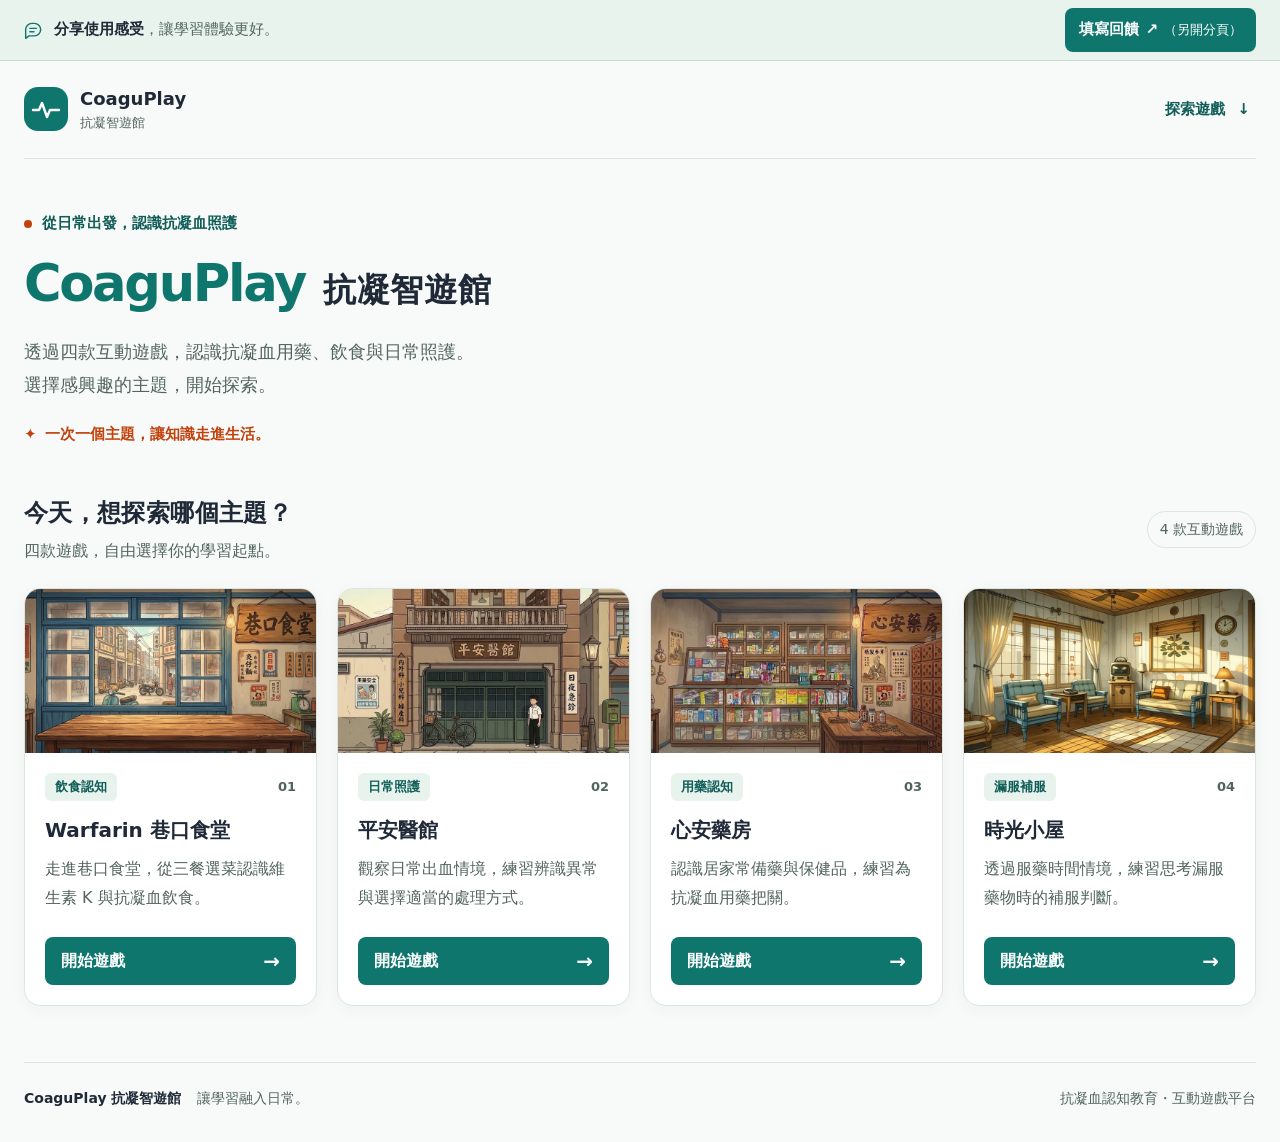
<file: index.html>
<!DOCTYPE html>
<html lang="zh-Hant">
<head>
  <meta charset="UTF-8">
  <meta name="viewport" content="width=device-width, initial-scale=1">
  <meta name="description" content="CoaguPlay 抗凝智遊館：透過四款互動遊戲，認識抗凝血用藥、飲食與日常照護。">
  <meta name="theme-color" content="#0F766E">
  <title>CoaguPlay 抗凝智遊館</title>
  <link rel="stylesheet" href="assets/css/platform.css">
</head>
<body>
  <a class="skip-link" href="#main-content">跳至主要內容</a>

  <aside class="feedback-bar" aria-label="使用意見回饋">
    <div class="feedback-inner page-width">
      <p class="feedback-message">
        <svg class="feedback-icon" width="20" height="20" viewBox="0 0 24 24" fill="none" stroke="currentColor" stroke-width="1.7" aria-hidden="true">
          <path d="M20 11.5a7.5 7.5 0 0 1-7.5 7.5H6l-4 3V11.5A7.5 7.5 0 0 1 9.5 4h3a7.5 7.5 0 0 1 7.5 7.5Z" stroke-linejoin="round"/>
          <path d="M7 10h8M7 14h5" stroke-linecap="round"/>
        </svg>
        <span><strong>分享使用感受</strong><span class="feedback-detail">，讓學習體驗更好。</span></span>
      </p>
      <a class="feedback-link" href="https://docs.google.com/forms/d/e/1FAIpQLSdr3WxKPD221Bsh7VHKDEOMRF7j4HG3da6Ibo_mPb2QbRnMQA/viewform" target="_blank" rel="noopener noreferrer">
        填寫回饋 <span aria-hidden="true">↗</span><span class="new-tab-note">（另開分頁）</span>
      </a>
    </div>
  </aside>

  <header class="site-header page-width">
    <a class="brand" href="index.html" aria-label="CoaguPlay 抗凝智遊館首頁">
      <svg class="brand-mark" width="44" height="44" viewBox="0 0 44 44" fill="none" aria-hidden="true">
        <rect width="44" height="44" rx="14" fill="#0F766E"/>
        <path d="M9 23h6l3-7 5 14 3-7h9" stroke="white" stroke-width="2.4" stroke-linecap="round" stroke-linejoin="round"/>
      </svg>
      <span class="brand-name">CoaguPlay<span class="brand-subtitle">抗凝智遊館</span></span>
    </a>
    <nav aria-label="首頁導覽">
      <a class="nav-link" href="#games">探索遊戲 <span aria-hidden="true">↓</span></a>
    </nav>
  </header>

  <main id="main-content" class="page-width" tabindex="-1">
    <section class="intro" aria-labelledby="page-title">
      <p class="eyebrow"><span class="eyebrow-dot" aria-hidden="true"></span>從日常出發，認識抗凝血照護</p>
      <h1 id="page-title"><span class="title-brand">CoaguPlay</span><span class="title-name">抗凝智遊館</span></h1>
      <p class="intro-description">透過四款互動遊戲，認識抗凝血用藥、飲食與日常照護。<br class="desktop-break">選擇感興趣的主題，開始探索。</p>
      <p class="intro-note"><span aria-hidden="true">✦</span> 一次一個主題，讓知識走進生活。</p>
    </section>

    <section id="games" class="games-section" aria-labelledby="games-title">
      <div class="section-heading">
        <div>
          <h2 id="games-title">今天，想探索哪個主題？</h2>
          <p>四款遊戲，自由選擇你的學習起點。</p>
        </div>
        <span class="game-count">4 款互動遊戲</span>
      </div>

      <div class="game-grid">
        <article class="game-card" aria-labelledby="food-title">
          <img class="game-cover" src="assets/images/covers/warfarin-diner.webp" alt="巷口食堂的木桌、街景與招牌" width="800" height="450" decoding="async" fetchpriority="high">
          <div class="game-card-body">
            <div class="card-meta"><span class="topic-tag">飲食認知</span><span class="game-number" aria-hidden="true">01</span></div>
            <h3 id="food-title">Warfarin 巷口食堂</h3>
            <p class="game-description">走進巷口食堂，從三餐選菜認識維生素 K 與抗凝血飲食。</p>
            <a class="start-link" href="game/Anticoagulants/Warfarin巷口食堂/Warfarin巷口食堂.html" aria-label="開始遊戲：Warfarin 巷口食堂">開始遊戲 <span aria-hidden="true">→</span></a>
          </div>
        </article>

        <article class="game-card" aria-labelledby="clinic-title">
          <img class="game-cover" src="assets/images/covers/pingan-clinic.webp" alt="平安醫館的招牌、入口與醫療人員" width="800" height="450" decoding="async">
          <div class="game-card-body">
            <div class="card-meta"><span class="topic-tag">日常照護</span><span class="game-number" aria-hidden="true">02</span></div>
            <h3 id="clinic-title">平安醫館</h3>
            <p class="game-description">觀察日常出血情境，練習辨識異常與選擇適當的處理方式。</p>
            <a class="start-link" href="game/Anticoagulants/平安醫館/平安醫館.html" aria-label="開始遊戲：平安醫館">開始遊戲 <span aria-hidden="true">→</span></a>
          </div>
        </article>

        <article class="game-card" aria-labelledby="pharmacy-title">
          <img class="game-cover" src="assets/images/covers/xinan-pharmacy.webp" alt="心安藥房的藥品櫃台與木製招牌" width="800" height="450" decoding="async" loading="lazy">
          <div class="game-card-body">
            <div class="card-meta"><span class="topic-tag">用藥認知</span><span class="game-number" aria-hidden="true">03</span></div>
            <h3 id="pharmacy-title">心安藥房</h3>
            <p class="game-description">認識居家常備藥與保健品，練習為抗凝血用藥把關。</p>
            <a class="start-link" href="game/Anticoagulants/心安藥房/心安藥局.html" aria-label="開始遊戲：心安藥房">開始遊戲 <span aria-hidden="true">→</span></a>
          </div>
        </article>

        <article class="game-card" aria-labelledby="time-title">
          <img class="game-cover" src="assets/images/covers/time-cottage.webp" alt="時光小屋的客廳、沙發與牆上時鐘" width="800" height="450" decoding="async" loading="lazy">
          <div class="game-card-body">
            <div class="card-meta"><span class="topic-tag">漏服補服</span><span class="game-number" aria-hidden="true">04</span></div>
            <h3 id="time-title">時光小屋</h3>
            <p class="game-description">透過服藥時間情境，練習思考漏服藥物時的補服判斷。</p>
            <a class="start-link" href="game/Anticoagulants/時光小屋/時光小屋/時光小屋.html" aria-label="開始遊戲：時光小屋">開始遊戲 <span aria-hidden="true">→</span></a>
          </div>
        </article>
      </div>
    </section>
  </main>

  <footer class="site-footer page-width">
    <p><strong>CoaguPlay 抗凝智遊館</strong><span>讓學習融入日常。</span></p>
    <p class="footer-note">抗凝血認知教育・互動遊戲平台</p>
  </footer>
</body>
</html>
</file>
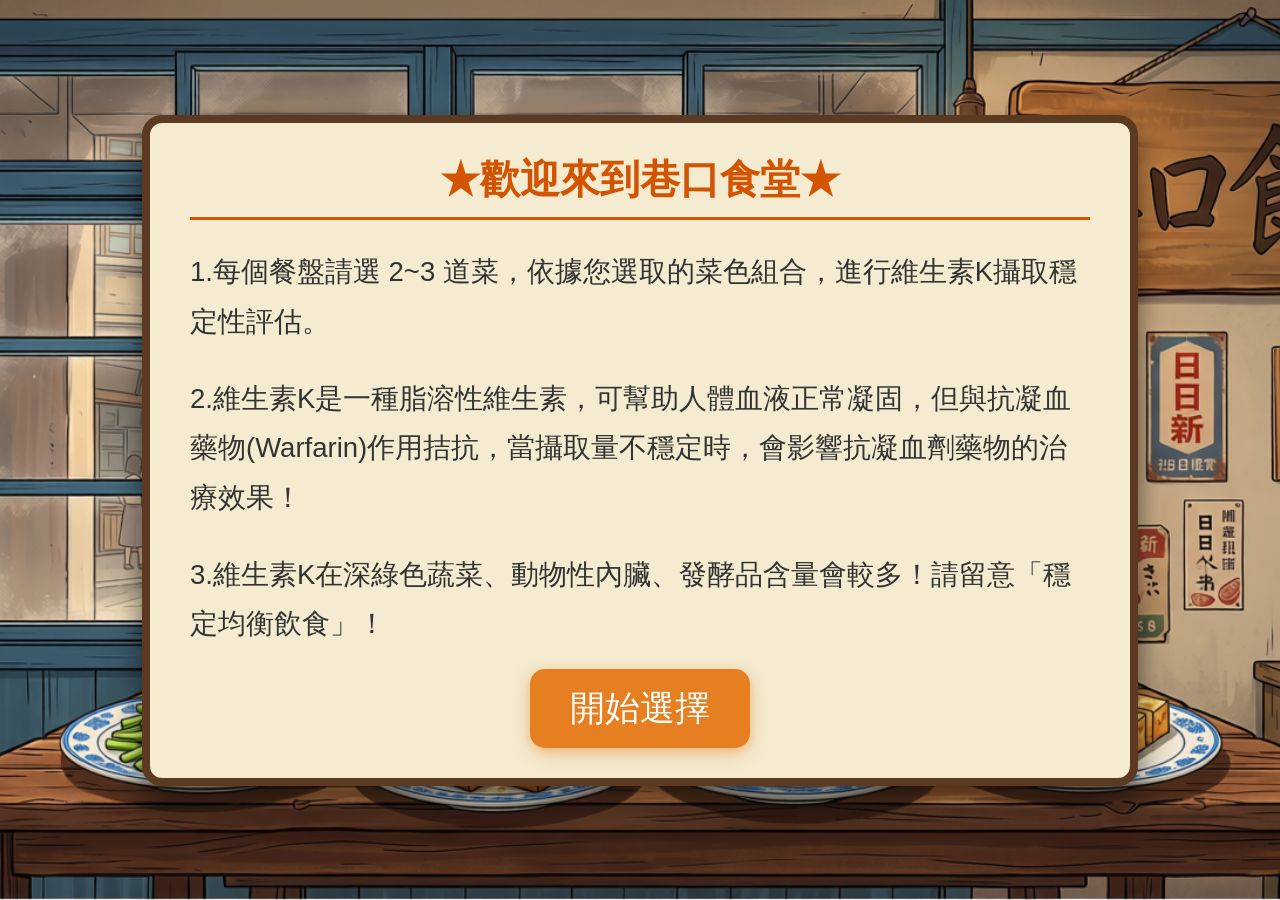
<file: game/Anticoagulants/Warfarin巷口食堂/Warfarin巷口食堂.html>
<!DOCTYPE html>
<html lang="zh-TW">
<head>
    <meta charset="UTF-8">
    <meta name="viewport" content="width=device-width, initial-scale=1.0, maximum-scale=1.0, user-scalable=no, viewport-fit=cover">
    <title>巷口食堂 - 抗凝血藥物飲食衛教遊戲 (橫向 Tablet 專用)</title>
    <style>
        :root {
            font-size: 22px; 
            --wood-color-top: #A07F5E; 
            --wood-color-tray: #8C6239; 
            --steel-color: #D1D5DB;
            --wall-color: #F4EBD0;
            --text-color: #4A4A4A;
            --safe-color: #2E7D32;
            --avoid-color: #C62828;
            --mid-color: #D35400;
        }

        body {
            margin: 0;
            padding: 0;
            background-color: var(--wall-color);
            font-family: "Microsoft JhengHei", sans-serif;
            color: var(--text-color);
            cursor: pointer;
            user-select: none;
            overflow-x: hidden;
            overflow-y: auto;
            min-height: 100vh;
            width: 100%;
            background-image: url('巷口食堂內背景.png');
            background-size: cover;
            background-position: center center;
            background-repeat: no-repeat;
            position: relative;
        }

        #bg-dimmer {
            position: absolute;
            top: 0; left: 0; width: 100%; height: 100%;
            background: rgba(244, 235, 208, 0.7);
            opacity: 0;
            transition: opacity 0.5s ease;
            z-index: 0;
            pointer-events: none;
        }
        body.game-active #bg-dimmer {
            opacity: 1;
        }

        /* --- 初始說明面板區塊 --- */
        #intro-screen {
            position: absolute;
            top: 0; left: 0; width: 100%;
            min-height: 100vh;
            display: flex;
            justify-content: center;
            align-items: center;
            box-sizing: border-box;
            padding: 24px;
            z-index: 100;
            background: transparent;
            transition: opacity 0.5s;
        }
        .intro-panel {
            background-color: #F4EBD0; 
            border: 8px solid #5C3A21; 
            padding: 30px 40px;
            border-radius: 20px;
            box-sizing: border-box;
            width: 100%;
            max-width: 996px;
            text-align: center;
            box-shadow: 0 15px 30px rgba(0,0,0,0.6);
        }
        .intro-panel p {
            font-size: 1.25rem;
            line-height: 1.8;
            text-align: left;
            margin-bottom: 20px;
            color: #333;
        }
        .intro-panel h2 {
            color: #D35400;
            font-size: 1.8rem;
            margin-top: 0;
            margin-bottom: 15px;
            border-bottom: 3px solid #D35400;
            padding-bottom: 10px;
        }
        #start-btn {
            padding: 16px 40px;
            font-size: 1.6rem;
            background-color: #E67E22;
            color: white;
            border: none;
            border-radius: 15px;
            cursor: pointer;
            box-shadow: 0 5px 15px rgba(230, 126, 34, 0.5);
            animation: pulse 2s infinite;
        }
        @keyframes pulse {
            0% { transform: scale(1); box-shadow: 0 0 0 0 rgba(230, 126, 34, 0.7); }
            50% { transform: scale(1.05); box-shadow: 0 0 0 15px rgba(230, 126, 34, 0); }
            100% { transform: scale(1); box-shadow: 0 0 0 0 rgba(230, 126, 34, 0); }
        }

        /* --- 遊戲主容器 --- */
        #game-container {
            display: grid;
            grid-template-columns: minmax(0, 1.6fr) minmax(320px, 1fr);
            align-items: center;
            gap: clamp(16px, 2vw, 24px);
            min-height: 100vh;
            width: 100%;
            max-width: 1440px;
            margin: 0 auto;
            padding: clamp(16px, 2vw, 24px);
            box-sizing: border-box;
            position: relative;
            z-index: 1;
            pointer-events: none;
            opacity: 0;
            transition: opacity 0.5s ease;
        }
        body.game-active #game-container {
            pointer-events: auto;
            opacity: 1;
        }

        /* 左側：菜檯區 */
        #left-area {
            min-width: 0;
            width: 100%;
            display: flex;
            flex-direction: column;
            align-items: center;
            justify-content: flex-start;
            position: relative;
            box-sizing: border-box;
            padding: 20px 16px;
            gap: 16px;
        }
        
        .counter-title {
            color: #FFD700;
            text-shadow: 2px 2px 5px rgba(0,0,0,0.9);
            font-size: clamp(1.2rem, 2.7vw, 1.65rem);
            line-height: 1.35;
            font-weight: bold;
            z-index: 3;
            margin: 0;
            width: 100%;
            box-sizing: border-box;
            text-align: center;
            background: rgba(0,0,0,0.4);
            padding: 10px 12px;
            border-radius: 10px;
        }

        #wooden-table {
            position: absolute;
            inset: 0;
            width: 100%;
            height: 100%;
            box-sizing: border-box; 
            background-color: var(--wood-color-top);
            background-image: url('木紋餐桌桌面.jpg'); 
            background-size: cover;
            border-top: 8px solid #7E5132;
            box-shadow: inset 0px 5px 10px rgba(0,0,0,0.4), 10px 5px 20px rgba(0,0,0,0.5); 
            border-radius: 30px 30px 0 0;
            z-index: 1;
        }

        #food-grid {
            display: grid;
            grid-template-columns: repeat(5, minmax(0, 1fr));
            gap: 12px;
            width: 100%;
            min-width: 0;
            z-index: 2;
            padding: 0;
        }

        .food-item {
            background-color: transparent;
            border-radius: 12px;
            cursor: pointer;
            position: relative;
            display: flex;
            flex-direction: column;
            justify-content: flex-start;
            align-items: center;
            min-width: 0;
            gap: 4px;
        }

        .food-item:hover {
            transform: none;
        }

        .food-item .tooltip-text {
            visibility: visible;
            opacity: 1;
            position: static;
            width: 100%;
            box-sizing: border-box;
            margin: 0;
            padding: 4px;
            color: #2F2016;
            background: rgba(255,248,220,0.94);
            border: 1px solid #8C6239;
            border-radius: 6px;
            text-align: center;
            font-size: 0.75rem;
            font-weight: bold;
            line-height: 1.4;
            overflow-wrap: anywhere;
            pointer-events: none;
            box-shadow: none;
        }

        .food-item:hover .tooltip-text {
            visibility: visible;
            opacity: 1;
        }

        .food-item.selected {
            visibility: hidden; 
            pointer-events: none;
        }

        .food-img {
            display: block;
            width: 100%;
            max-width: 180px;
            height: auto;
            aspect-ratio: 1 / 1;
            object-fit: contain;
            filter: drop-shadow(4px 6px 6px rgba(0,0,0,0.5));
        }

        #food-1 .food-img,
        #food-3 .food-img {
            transform: scale(1.45);
            pointer-events: none;
        }

        /* 右側：餐盤與磅秤區 */
        #right-area {
            min-width: 0;
            width: 100%;
            max-width: 420px;
            justify-self: center;
            display: flex;
            flex-direction: column;
            align-items: center;
            gap: 20px;
            box-sizing: border-box;
            z-index: 2;
        }

        #tray-area {
            position: relative;
            width: 100%;
            aspect-ratio: 400 / 369;
            background-image: url('自助餐餐盤.png');
            background-size: 169.25% 100%;
            background-repeat: no-repeat;
            background-position: 52% center;
            filter: drop-shadow(0px 10px 15px rgba(0,0,0,0.3));
        }

        .tray-slot {
            position: absolute;
            top: 16%;
            height: 29%;
            border-radius: 15px;
            display: flex;
            justify-content: center;
            align-items: center;
        }

        #slot-0 {
            left: 8%; width: 24%;
        }  
        #slot-1 {
            left: 36%; width: 25%;
        } 
        #slot-2 {
            left: 66%; width: 24%;
        } 

        .tray-slot img {
            width: 120%;
            max-width: none;
            height: 100%;
            flex-shrink: 0;
            object-fit: contain;
            border-radius: 10px;
            filter: drop-shadow(2px 4px 4px rgba(0,0,0,0.3));
        }

        /* 水煮玉米在餐盤上的個別比例縮放微調 */
        .tray-slot img[alt="水煮玉米"] {
            transform: none;
        }

        /* 磅秤區 */
        #scale-area {
            width: 100%;
            box-sizing: border-box;
            background-color: #e4e9ed;
            border: 6px solid #2f3234;
            border-radius: 20px;
            padding: 15px;
            text-align: center;
            box-shadow: inset 0 0 15px rgba(0,0,0,0.5), 5px 5px 15px rgba(0,0,0,0.3);
            display: flex;
            flex-direction: column;
            align-items: center;
        }
        
        #scale-area h3 {
            margin: 0 0 12px;
            font-size: clamp(1.05rem, 2.2vw, 1.5rem);
            line-height: 1.3;
            color: #4A2311;
            width: 100%;
        }

        .scale-layout {
            display: flex;
            flex-direction: row;
            align-items: center;
            justify-content: center;
            width: 100%;
            gap: 16px;
        }

        .scale-left {
            display: flex;
            flex-direction: column;
            align-items: center;
            min-width: 0;
        }

        #scale-dial {
            width: 180px; 
            height: 90px;
            background: #fff;
            border-radius: 90px 90px 0 0;
            border: 5px solid #333;
            position: relative;
            margin-bottom: 10px;
            overflow: hidden;
            box-shadow: inset 0 2px 5px rgba(0,0,0,0.3);
        }

        #scale-pointer {
            width: 6px; 
            height: 90px;
            background: #D32F2F;
            position: absolute;
            bottom: 0;
            left: 50%;
            transform-origin: bottom center;
            transform: rotate(-60deg);
            transition: transform 0.6s cubic-bezier(0.4, 0, 0.2, 1);
        }

        #scale-level {
            font-size: 1.4rem; 
            font-weight: bold;
            margin: 5px 0;
            color: #2C3E50;
        }

        .round-cards {
            display: flex;
            flex-direction: column;
            gap: 12px;
            margin: 0;
            min-width: 0;
            justify-content: center;
        }

        .card {
            background: #FFF8DC;
            padding: 8px 10px; 
            border-radius: 8px;
            font-size: 1.1rem; 
            font-weight: bold;
            border: 2px solid #C0A080;
        }

        button.action-btn {
            padding: 14px 28px; 
            font-size: clamp(1.05rem, 2vw, 1.4rem);
            min-height: 48px;
            font-weight: bold;
            background-color: #E67E22;
            color: white;
            border: none;
            border-radius: 12px; 
            cursor: pointer;
            box-shadow: 2px 4px 10px rgba(0,0,0,0.3);
            margin: 10px 0 0 0; 
            transition: background-color 0.2s;
        }
        button.action-btn:hover:not(:disabled) { background-color: #D35400; }
        button.action-btn:disabled {
            background-color: #A6ACAF;
            cursor: not-allowed;
            box-shadow: none;
        }

        /* --- 階段 4：便當式結算畫面 --- */
        #result-screen {
            display: none;
            position: fixed;
            top: 0; left: 0; width: 100%; height: 100vh;
            height: 100dvh;
            box-sizing: border-box;
            padding: 16px;
            background: rgba(0,0,0,0.85);
            flex-direction: column;
            justify-content: center;
            align-items: center;
            z-index: 200;
        }
        .result-box {
            background: #F4EBD0;
            border: 8px solid #8C6239;
            border-radius: 20px;
            width: 100%;
            max-width: 1400px;
            padding: clamp(16px, 2vw, 30px) clamp(16px, 2.5vw, 40px);
            display: flex;
            flex-direction: column;
            box-shadow: 0 10px 30px rgba(0,0,0,0.6);
            box-sizing: border-box;
            max-height: calc(100vh - 32px);
            max-height: calc(100dvh - 32px);
            overflow-y: auto;
            overscroll-behavior: contain;
        }
        .result-header {
            text-align: center;
            margin-bottom: 20px;
            border-bottom: 3px solid #8C6239;
            padding-bottom: 10px;
        }
        .result-header h2 {
            font-size: 2.2rem;
            color: #D35400;
            margin: 0 0 10px 0;
            font-weight: bold;
        }
        .score-display {
            font-size: 1.8rem;
            font-weight: bold;
            color: var(--retro-wood-dark);
            background: #FFF8DC;
            padding: 8px 25px;
            border-radius: 10px;
            display: inline-block;
            margin-bottom: 10px;
            border: 3px solid #C0A080;
        }

        .bento-grid {
            display: grid;
            grid-template-columns: repeat(3, minmax(0, 1fr));
            gap: 16px;
            margin: 10px 0;
        }
        
        .bento-card {
            background: #FFFFFF;
            border: 4px solid #C0A080;
            border-radius: 15px;
            padding: 15px;
            display: flex;
            flex-direction: column;
            align-items: center;
            box-shadow: 0 6px 12px rgba(0,0,0,0.15);
        }

        .bento-card-title {
            font-size: 1.4rem;
            font-weight: bold;
            color: var(--retro-wood-dark);
            margin-bottom: 10px;
            border-bottom: 2px dashed #C0A080;
            padding-bottom: 5px;
            width: 100%;
            text-align: center;
        }
        
        .bento-food-list {
            list-style: none;
            padding: 0;
            margin: 0 0 10px 0;
            width: 100%;
            min-height: 120px; 
        }
        
        /* 依據含量等級給予不同底色 */
        .bento-food-list li {
            font-size: 1.1rem;
            font-weight: bold;
            margin-bottom: 6px;
            display: flex;
            justify-content: center;
            padding: 6px 10px;
            border-radius: 6px;
        }
        .bento-food-list li.food-high { background-color: #FFEBEE; color: #C62828; } 
        .bento-food-list li.food-mid { background-color: #FFF8E1; color: #D35400; }  
        .bento-food-list li.food-low { background-color: #E8F5E9; color: #2E7D32; }  
        
        .bento-verdict {
            font-size: 1.1rem;
            font-weight: bold;
            margin-top: auto;
            padding: 12px 0;
            color: #555;
            background-color: #f0f0f0;
            width: 100%;
            border-radius: 8px;
            text-align: center;
            line-height: 1.4;
        }
        .bento-verdict .composition {
            font-size: 0.95rem;
            color: #555;
            margin-bottom: 8px;
            border-bottom: 1px dashed #ccc;
            padding-bottom: 8px;
        }
        .bento-verdict .val {
            font-size: 1.8rem;
            color: #D35400;
            font-weight: 900;
        }
        .bento-verdict .unit {
            font-size: 1rem;
            color: #333;
            font-weight: normal;
        }

        /* 總結區塊 */
        .summary-reminder {
            background: #FFF3E0;
            border: 4px dashed #D35400;
            padding: 20px;
            text-align: center;
            font-size: 1.3rem;
            line-height: 1.6;
            font-weight: bold;
            color: #333;
            margin-top: 20px;
            border-radius: 12px;
        }

        .summary-reminder h3 {
            font-size: 1.8rem;
            margin-top: 0;
            margin-bottom: 10px;
        }
        
        .summary-reminder span.warning { color: var(--avoid-color); }
        .summary-reminder span.success { color: var(--safe-color); }

        .disclaimer {
            font-size: 1.1rem;
            color: #666;
            text-align: center;
            margin-top: 15px;
            font-weight: bold;
        }

        .restart-btn {
            margin: 20px auto 0 auto;
            padding: 12px 40px;
            font-size: 1.4rem;
            font-weight: bold;
            background: #E67E22;
            color: #FFF;
            border: none;
            border-radius: 12px;
            cursor: pointer;
            box-shadow: 0 5px 15px rgba(230, 126, 34, 0.4);
            transition: transform 0.1s;
        }
        .restart-btn:active { transform: translateY(3px); }
    
        /* Keep all result sections readable through normal scrolling. */
        .food-item.selected .tooltip-text { visibility: hidden; }
        .result-box > * { flex-shrink: 0; }
        .bento-card { min-width: 0; }
        .bento-verdict, .bento-food-list li { overflow-wrap: anywhere; }

        /* Compact spacing for the supported landscape tablet heights. */
        @media (orientation: landscape) and (max-height: 820px) {
            #game-container { padding: 16px; gap: 20px; }
            #left-area { padding: 16px 12px; gap: 12px; }
            .counter-title { font-size: 1.25rem; }
            #food-grid { gap: 8px; }
            .food-item .tooltip-text { font-size: 0.7rem; line-height: 1.35; }
            #right-area { max-width: 400px; gap: 16px; }
            #scale-area { padding: 12px; }
            .scale-layout { gap: 12px; }
        }
        /* CoaguPlay platform navigation; kept outside the game layout. */
        .cq-home-link {
            position: fixed;
            top: max(12px, env(safe-area-inset-top));
            left: max(12px, env(safe-area-inset-left));
            z-index: 50;
            display: inline-flex;
            align-items: center;
            justify-content: center;
            min-height: 44px;
            box-sizing: border-box;
            padding: 8px 14px;
            border: 2px solid #0F766E;
            border-radius: 999px;
            background: #F0FDFA;
            color: #134E4A;
            box-shadow: 0 3px 10px rgba(15, 38, 39, 0.22);
            font: 700 15px/1.2 "Microsoft JhengHei", "Noto Sans TC", sans-serif;
            text-decoration: none;
            white-space: nowrap;
            cursor: pointer;
        }
        .cq-home-link:hover { background: #CCFBF1; }
        .cq-home-link:focus-visible {
            outline: 3px solid #F59E0B;
            outline-offset: 3px;
        }
        .cq-home-link--result {
            position: static;
            align-self: center;
            flex-shrink: 0;
            margin: 12px auto 0;
        }

</style>
</head>
<body>

<div id="bg-dimmer"></div>

<!-- 初始說明面板 -->
<div id="intro-screen">
    <div class="intro-panel">
        <h2>★歡迎來到巷口食堂★</h2>
        <p>1.每個餐盤請選 2~3 道菜，依據您選取的菜色組合，進行維生素K攝取穩定性評估。</p>
        <p>2.維生素K是一種脂溶性維生素，可幫助人體血液正常凝固，但與抗凝血藥物(Warfarin)作用拮抗，當攝取量不穩定時，會影響抗凝血劑藥物的治療效果！</p>
		<p>3.維生素K在深綠色蔬菜、動物性內臟、發酵品含量會較多！請留意「穩定均衡飲食」！</p>
        <button id="start-btn" onclick="startGame()">開始選擇</button>
    </div>
</div>

<div id="game-container">
    <a class="cq-home-link" href="../../../index.html"><span aria-hidden="true">←</span>&nbsp;返回 CoaguPlay 首頁</a>
    
    <!-- 左半部：桌面與菜色區 -->
    <div id="left-area">
        <h2 class="counter-title">請選擇 2~3 樣配菜 (第 <span id="current-round">1</span>/3 回合)</h2>
        <div id="wooden-table"></div> 
        <div id="food-grid"></div>
    </div>

    <!-- 右半部：餐盤與磅秤區 -->
    <div id="right-area">
        <div id="tray-area">
            <div id="slot-0" class="tray-slot"></div>
            <div id="slot-1" class="tray-slot"></div>
            <div id="slot-2" class="tray-slot"></div>
        </div>

        <div id="scale-area">
            <h3>本盤總維生素K</h3>
            
            <div class="scale-layout">
                <div class="scale-left">
                    <div id="scale-dial">
                        <div id="scale-pointer"></div>
                    </div>
                    <div id="scale-level">數值：0</div>
                    <button id="next-btn" class="action-btn" disabled onclick="submitRound()">完成本盤</button>
                </div>
                
                <div class="round-cards">
                    <div class="card">R1: <span id="r1-score">-</span></div>
                    <div class="card">R2: <span id="r2-score">-</span></div>
                    <div class="card">R3: <span id="r3-score">-</span></div>
                </div>
            </div>
        </div>
    </div>
    
</div>

<!-- 便當式結算畫面 -->
<div id="result-screen">
    <div class="result-box">
        <div class="result-header">
            <h2>巷口食堂 - 飲食分析報告</h2>
            <div class="score-display">認知評估結果：<span id="final-cognition-level" style="font-size: 2.2rem; font-weight: 900;">-</span></div>
        </div>
        
        <div class="bento-grid" id="bento-grid-results">
            <!-- 動態生成三回合的便當卡片 -->
        </div>

        <!-- 總結分析區塊 -->
        <div class="summary-reminder" id="final-summary-text">
            <!-- 動態生成總結建議 -->
        </div>
        
        <div class="disclaimer">
            💡 本測驗為認知評估工具，協助檢視日常飲食觀念。若對您的用藥紀錄或飲食有任何疑問，請務必洽詢專業醫療人員。
        </div>

        <button class="restart-btn" onclick="location.reload()">重新挑戰</button>
        <a class="cq-home-link cq-home-link--result" href="../../../index.html"><span aria-hidden="true">←</span>&nbsp;返回 CoaguPlay 首頁</a>
    </div>
</div>

<script>
    // 食物資料清單
    const foodData = [
        // --- 高含量 (>100mcg) ---
        { id: 1, name: "涼拌菠菜", level: "high", val: 463.4, img: "涼拌菠菜.png", portionSize: "半碗", img_餐盤: "涼拌菠菜_餐盤.png" },
        { id: 2, name: "蠔油炒芥藍", level: "high", val: 363.5, img: "蠔油炒芥藍.png", portionSize: "半碗", img_餐盤: "蠔油炒芥藍_餐盤.png" }, 
        { id: 3, name: "炒綠花椰菜", level: "high", val: 143.05, img: "炒綠花椰菜.png", portionSize: "半碗", img_餐盤: "炒綠花椰菜_餐盤.png" },
        { id: 4, name: "韭菜炒蛋", level: "high", val: 154.97, img: "韭菜炒蛋.png", portionSize: "半碗", img_餐盤: "韭菜炒蛋_餐盤.png" }, 
        { id: 5, name: "醬爆高麗菜", level: "high", val: 104.1, img: "醬爆高麗菜.png", portionSize: "八分滿碗", img_餐盤: "醬爆高麗菜_餐盤.png" }, 

        // --- 中含量 (30-100mcg) ---
        { id: 6, name: "涼拌小黃瓜", level: "mid", val: 51.58, img: "涼拌小黃瓜.png", portionSize: "八分滿碗", img_餐盤: "涼拌小黃瓜_餐盤.png" },
        { id: 7, name: "涼拌秋葵", level: "mid", val: 98.48, img: "涼拌秋葵.png", portionSize: "半碗", img_餐盤: "涼拌秋葵_餐盤.png" },
        { id: 8, name: "芹菜炒肉絲", level: "mid", val: 42.5, img: "芹菜炒肉絲.png", portionSize: "半碗", img_餐盤: "芹菜炒肉絲_餐盤.png" },
        { id: 9, name: "清炒蘆筍", level: "mid", val: 31.54, img: "清炒蘆筍.png", portionSize: "半碗", img_餐盤: "清炒蘆筍_餐盤.png" },
        { id: 10, name: "韓式泡菜", level: "mid", val: 33, img: "韓式泡菜.png", portionSize: "半碗", img_餐盤: "韓式泡菜_餐盤.png" },

        // --- 低含量 (<30mcg) ---
        { id: 11, name: "水煮玉米", level: "low", val: 10, img: "水煮玉米.png", portionSize: "半碗", img_餐盤: "水煮玉米_餐盤.png" },
        { id: 12, name: "涼拌竹筍", level: "low", val: 0.35, img: "涼拌竹筍.png", portionSize: "八分滿碗", img_餐盤: "涼拌竹筍_餐盤.png" }, 
        { id: 13, name: "鹹蛋苦瓜", level: "low", val: 0.4, img: "鹹蛋苦瓜.png", portionSize: "八分滿碗", img_餐盤: "鹹蛋苦瓜_餐盤.png" }, 
        { id: 14, name: "醬燒茄子", level: "low", val: 3.5, img: "醬燒茄子.png", portionSize: "半碗", img_餐盤: "醬燒茄子_餐盤.png" },
        { id: 15, name: "蒜炒白花菜", level: "low", val: 15.75, img: "蒜炒白花菜.png", portionSize: "八分滿碗", img_餐盤: "蒜炒白花菜_餐盤.png" } 
    ];

    let currentRound = 1;
    let selectedFoods = []; 
    let allRoundsData = []; 

    function createImageFallback(name) {
        const safeName = name.replace(/[&<>"']/g, char => ({
            '&': '&amp;', '<': '&lt;', '>': '&gt;', '"': '&quot;', "'": '&apos;'
        })[char]);
        const svg = `<svg xmlns="http://www.w3.org/2000/svg" width="150" height="150" viewBox="0 0 150 150">
            <rect x="8" y="22" width="134" height="78" rx="10" fill="#F7F1E5" stroke="#8C6239"/>
            <text x="75" y="56" text-anchor="middle" font-family="sans-serif" font-size="20" fill="#5B3A29">圖片暫缺</text>
            <text x="75" y="82" text-anchor="middle" font-family="sans-serif" font-size="18" fill="#5B3A29">${safeName}</text>
        </svg>`;
        return `data:image/svg+xml;charset=UTF-8,${encodeURIComponent(svg)}`;
    }

    function startGame() {
        document.getElementById('intro-screen').style.opacity = '0';
        setTimeout(() => {
            document.getElementById('intro-screen').style.display = 'none';
        }, 500);
        
        document.body.classList.add('game-active');
    }

    function initFoodGrid() {
        const grid = document.getElementById('food-grid');
        grid.innerHTML = ''; 
        
        // 核心機制：已選過的菜色不再出現
        let usedFoodIds = allRoundsData.flatMap(r => r.foods.map(f => f.id));
        let availableFoods = foodData.filter(f => !usedFoodIds.includes(f.id));

        const shuffled = [...availableFoods].sort(() => 0.5 - Math.random());
        
        shuffled.forEach(food => {
            const div = document.createElement('div');
            div.className = 'food-item';
            div.id = `food-${food.id}`;
            div.onclick = () => selectFood(food);
            
            const img = document.createElement('img');
            img.className = 'food-img';
            img.src = food.img; 
            img.alt = food.name;
            img.onerror = function() { this.onerror = null; this.src = createImageFallback(food.name); };

            const tooltipText = document.createElement('span');
            tooltipText.className = 'tooltip-text';
            tooltipText.innerText = `${food.name}，一份約${food.portionSize}`;

            div.appendChild(img);
            div.appendChild(tooltipText); 
            grid.appendChild(div);
        });
    }

    function selectFood(food) {
        if (selectedFoods.length >= 3) return; 

        selectedFoods.push(food);
        
        document.getElementById(`food-${food.id}`).classList.add('selected');
        
        updateTray();
        updateScalePointer();

        // 選滿 2~3 道菜即可送出
        if (selectedFoods.length >= 2) {
            document.getElementById('next-btn').disabled = false;
        }
    }

    function updateTray() {
        for (let i = 0; i < 3; i++) {
            const slot = document.getElementById(`slot-${i}`);
            slot.innerHTML = '';
            if (selectedFoods[i]) {
                const img = document.createElement('img');
                img.src = selectedFoods[i].img_餐盤;
                img.alt = selectedFoods[i].name;
                img.onerror = function() { this.onerror = null; this.src = createImageFallback(selectedFoods[i].name); };
                slot.appendChild(img);
            }
        }
    }

    function updateScalePointer() {
        const currentK = selectedFoods.reduce((sum, f) => sum + f.val, 0);
        
        let deg = -60 + (currentK / 1000) * 120; 
        if (deg > 60) deg = 60; 
        document.getElementById('scale-pointer').style.transform = `rotate(${deg}deg)`;
        
        document.getElementById('scale-level').innerText = `數值：${currentK.toFixed(1)}`;
        document.getElementById('scale-level').style.color = '#333';
    }

    function submitRound() {
        const currentK = selectedFoods.reduce((sum, f) => sum + f.val, 0);
        
        allRoundsData.push({ 
            score: currentK, 
            foods: [...selectedFoods] 
        });

        document.getElementById(`r${currentRound}-score`).innerText = currentK.toFixed(1);

        if (currentRound < 3) {
            currentRound++;
            document.getElementById('current-round').innerText = currentRound;
            selectedFoods = []; 
            updateTray(); 
            updateScalePointer(); 
            initFoodGrid(); // 重新載入未選過的菜色
            document.getElementById('next-btn').disabled = true;
        } else {
            showBentoSummary();
        }
    }

    function showBentoSummary() {
        document.getElementById('result-screen').style.display = 'flex';
        const grid = document.getElementById('bento-grid-results');
        grid.innerHTML = '';

        // 將每餐的菜色組合轉換為 (高,中,低) 比例向量
        let vectors = allRoundsData.map(round => {
            let counts = { high: 0, mid: 0, low: 0 };
            round.foods.forEach(f => {
                counts[f.level]++;
            });
            let total = round.foods.length;
            return {
                h: counts.high / total,
                m: counts.mid / total,
                l: counts.low / total,
                counts: counts // 保留原始數量供顯示使用
            };
        });

        // 計算三餐之間「最大比例差距」(Total Variation Distance)
        let maxDiff = 0;
        for(let i=0; i<vectors.length; i++) {
            for(let j=i+1; j<vectors.length; j++) {
                let diff = 0.5 * (
                    Math.abs(vectors[i].h - vectors[j].h) +
                    Math.abs(vectors[i].m - vectors[j].m) +
                    Math.abs(vectors[i].l - vectors[j].l)
                );
                if (diff > maxDiff) maxDiff = diff;
            }
        }

        // 連續函數計分：滿分 100，隨最大比例差距增加自然下降
        let totalScore = Math.round((1 - maxDiff) * 100);

        // 繪製便當小卡
        allRoundsData.forEach((round, idx) => {
            const card = document.createElement('div');
            card.className = `bento-card`;

            let foodListHtml = "";
            round.foods.forEach(f => {
                let bgClass = "";
                if (f.level === "high") bgClass = "food-high";
                else if (f.level === "mid") bgClass = "food-mid";
                else bgClass = "food-low";

                foodListHtml += `<li class="${bgClass}"><span>${f.name}</span></li>`;
            });

            // 計算結算畫面的「高中低」百分比顯示
            let totalItems = round.foods.length;
            let vecCounts = vectors[idx].counts;
            let hPct = Math.round((vecCounts.high / totalItems) * 100);
            let mPct = Math.round((vecCounts.mid / totalItems) * 100);
            let lPct = Math.round((vecCounts.low / totalItems) * 100);

            // 結算畫面卡片底部：顯示「組成比例」與「該盤維生素K總含量」
            card.innerHTML = `
                <div class="bento-card-title">餐盤 ${idx + 1}</div>
                <ul class="bento-food-list">
                    ${foodListHtml}
                </ul>
                <div class="bento-verdict">
                    <div class="composition">
                        組成：高 ${hPct}%｜中 ${mPct}%｜低 ${lPct}%
                    </div>
                    維生素K總含量<br>
                    <span class="val">${round.score.toFixed(1)}</span> <span class="unit">mcg</span>
                </div>
            `;
            grid.appendChild(card);
        });

        // 依據後台總分，顯示對應的認知評等文字與顏色
        const cognitionLevelText = document.getElementById('final-cognition-level');
        const summaryText = document.getElementById('final-summary-text');
        
        let finalLevel = "";
        let summaryHtml = "";

        if (totalScore >= 81) {
            finalLevel = "高";
            cognitionLevelText.innerText = finalLevel;
            cognitionLevelText.style.color = "var(--safe-color)";
            summaryHtml = `
                <h3 style="color:var(--safe-color);">太棒了！您各餐之間的維生素K攝取比例非常一致。</h3>
                👉 使用 Warfarin 時，<span class="success">不需要刻意避開含維生素K的食物</span>，重要的是維持每天、每餐穩定均衡的攝取習慣（例如每餐都固定選擇同一級別，或每餐都平均搭配各級別的蔬菜）。
            `;
        } else if (totalScore >= 60) {
            finalLevel = "中";
            cognitionLevelText.innerText = finalLevel;
            cognitionLevelText.style.color = "var(--mid-color)";
            summaryHtml = `
                <h3 style="color:var(--mid-color);">再注意一下！您各餐之間的維生素K攝取比例稍微有些波動。</h3>
                👉 您的各餐攝取級別大致相近，但仍有起伏。<span class="warning">維持固定且相近比例的飲食習慣，避免忽多忽少，能讓藥效更穩定。</span>
            `;
        } else {
            finalLevel = "低";
            cognitionLevelText.innerText = finalLevel;
            cognitionLevelText.style.color = "var(--avoid-color)";
            summaryHtml = `
                <h3 style="color:var(--avoid-color);">需要再留意！您各餐之間的維生素K攝取比例落差過大，極不穩定。</h3>
                各餐之間若經常出現明顯的維生素K攝取變化，可能影響 Warfarin 的抗凝血效果與 INR 穩定性。<br>
                👉 請盡量保持每餐食物級別比例的一致性。
            `;
        }

        summaryText.innerHTML = summaryHtml;
    }

    window.onload = initFoodGrid;

</script>
</body>
</html>
</file>
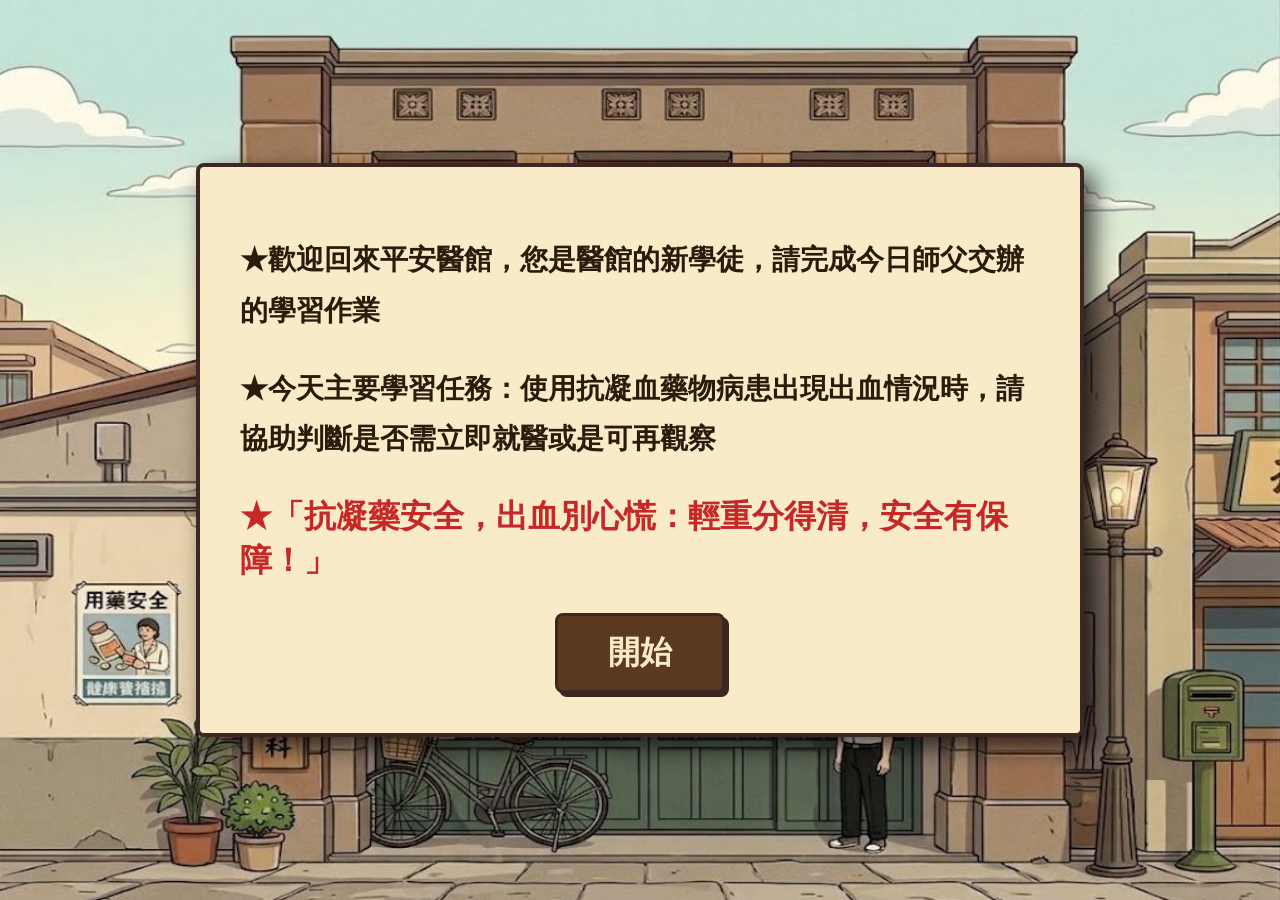
<file: game/Anticoagulants/平安醫館/平安醫館.html>
<!DOCTYPE html>
<html lang="zh-TW">
<head>
    <meta charset="UTF-8">
    <meta name="viewport" content="width=device-width, initial-scale=1.0, maximum-scale=1.0, user-scalable=no, viewport-fit=cover">
    <title>平安醫館 - 異常出血處理判定</title>
    <style>
        :root {
            font-size: 20px; 
            /* 懷舊醫館與書本配色 */
            --retro-wood-dark: #3E2723;
            --retro-wood: #5C3A21;
            --retro-wood-light: #8C6239;
            --book-cover: #1E3A5F; /* 更深邃的懷舊藍色封面 */
            --paper-bg: #F9EBC8; /* 米黃色書頁 */
            --paper-shadow: #D1BFA5;
            --text-dark: #2C1A0B;
            --observe-color: #2E7D32; /* 再觀察 - 綠色 */
            --urgent-color: #C62828;  /* 立即就醫 - 紅色 */
        }

		body {
            margin: 0;
            padding: 0;
            background-color: #EFEBE9;
            font-family: "Microsoft JhengHei", "微軟正黑體", "Noto Sans TC", sans-serif;
            color: var(--text-dark);
            user-select: none;
            overflow: hidden; 
            height: 100vh;
            width: 100vw;
            /* 初始背景：平安醫館外場景 */
            background-image: url('平安醫館外場景.JPG'); 
            background-size: 100% 100%;       /* 強制將圖片拉伸填滿螢幕（若螢幕比例差異不大，畫面不會變形且無黑邊） */
            background-position: center center;
            background-repeat: no-repeat; 
            transition: background-image 0.8s ease;
        }

        /* 遊戲狀態背景切換：平安醫館內場景 */
        body.game-active {
            background-image: url('平安醫館內場景.JPG');
            background-size: 100% 100%;
            background-position: center center;
        }
            margin: 0;
            padding: 0;
            background-color: #EFEBE9;
            font-family: "Microsoft JhengHei", "Noto Serif TC", serif;
            color: var(--text-dark);
            user-select: none;
            overflow: hidden; 
            height: 100vh;
            width: 100vw;
            /* 初始背景：平安醫館外場景 */
            background-image: url('平安醫館外場景.JPG'); 
            background-size: cover; 
            background-position: center center; 
            background-repeat: no-repeat; 
            transition: background-image 0.8s ease;
        }

        /* 遊戲狀態背景切換：平安醫館內場景 */
        body.game-active {
            background-image: url('平安醫館內場景.JPG');
        }

        /* 背景淡化遮罩 */
        #bg-dimmer {
            position: absolute;
            top: 0; left: 0; width: 100%; height: 100%;
            background: rgba(0, 0, 0, 0.6);
            opacity: 0;
            transition: opacity 0.5s ease;
            z-index: 0;
            pointer-events: none;
        }
        body.game-active #bg-dimmer {
            opacity: 1;
        }

        /* --- 初始說明面板 --- */
        #intro-screen {
            position: absolute;
            top: 0; left: 0; width: 100%; height: 100%;
            display: flex;
            justify-content: center;
            align-items: center;
            z-index: 100;
            background: transparent;
            transition: opacity 0.5s;
        }
        .intro-panel {
            background-color: var(--paper-bg); 
            border: 4px solid var(--retro-wood-dark); 
            padding: 40px;
            border-radius: 8px;
            width: 85%;
            max-width: 800px;
            box-shadow: 10px 10px 25px rgba(0,0,0,0.7);
            text-align: center;
        }
        .intro-panel p {
            font-size: 1.4rem;
            line-height: 1.8;
            text-align: left;
            margin-bottom: 15px;
            font-weight: bold;
        }
        .slogan {
            color: var(--urgent-color);
            text-align: left;
            font-size: 1.6rem;
            margin-top: 30px;
            font-weight: bold;
        }
        #start-btn {
            margin-top: 30px;
            padding: 15px 50px;
            font-size: 1.6rem;
            font-family: inherit;
            font-weight: bold;
            background-color: var(--retro-wood);
            color: #F9EBC8;
            border: 3px solid var(--retro-wood-dark);
            border-radius: 8px;
            cursor: pointer;
            box-shadow: 4px 4px 0px var(--retro-wood-dark);
            transition: transform 0.1s;
        }
        #start-btn:active {
            transform: translate(4px, 4px);
            box-shadow: 0px 0px 0px var(--retro-wood-dark);
        }

        /* --- 遊戲主介面 --- */
        #game-container {
            display: none;
            flex-direction: column;
            align-items: center;
            justify-content: center;
            height: 100%;
            width: 100%;
            position: relative;
            z-index: 10;
        }

        /* 3D 視角容器 */
        #book-wrapper {
            perspective: 1500px;
            width: 90%;
            max-width: 950px;
            margin-bottom: 30px;
        }

        /* 藍色書本封面 */
        #book-cover {
            background-color: var(--book-cover);
            padding: 15px 25px;
            border-radius: 12px;
            box-shadow: 15px 20px 30px rgba(0,0,0,0.7), inset 0 0 20px rgba(0,0,0,0.5);
            position: relative;
        }

        /* 米黃色書本內頁 (包含左右兩頁) */
        #book-pages {
            display: flex;
            background-color: var(--paper-bg);
            border-radius: 4px;
            box-shadow: inset 0 0 30px rgba(139, 69, 19, 0.15);
            min-height: 450px;
            position: relative;
            transform-style: preserve-3d;
        }

        /* 書本中央的摺痕陰影 (書脊) */
        .spine-crease {
            position: absolute;
            left: 50%;
            top: 0;
            bottom: 0;
            width: 40px;
            transform: translateX(-50%);
            background: linear-gradient(to right, 
                rgba(255,255,255,0) 0%, 
                rgba(0,0,0,0.1) 40%, 
                rgba(0,0,0,0.25) 50%, 
                rgba(0,0,0,0.1) 60%, 
                rgba(255,255,255,0) 100%);
            z-index: 5;
            pointer-events: none;
        }

        /* 左右頁面排版 */
        .page-left, .page-right {
            flex: 1;
            padding: 40px;
            display: flex;
            flex-direction: column;
            position: relative;
            z-index: 1;
        }
        
        .page-left {
            align-items: center;
            justify-content: center;
        }

        .page-right {
            justify-content: center;
        }
        
        #progress-counter {
            position: absolute;
            top: 20px;
            right: 25px;
            font-size: 1.2rem;
            color: var(--retro-wood-light);
            font-weight: bold;
            border-bottom: 2px dashed var(--retro-wood-light);
            padding-bottom: 5px;
        }

        /* 左側：專屬情境圖片 */
        #scenario-img {
            max-width: 100%;
            max-height: 350px;
            width: auto;
            object-fit: contain;
            border: 4px solid var(--retro-wood-dark);
            border-radius: 8px;
            box-shadow: 4px 4px 10px rgba(0,0,0,0.3);
            background-color: #fff;
            padding: 10px;
        }

        /* 右側：情境敘述文字 */
        #current-scenario {
            font-size: 2rem;
            font-weight: bold;
            line-height: 1.6;
            color: var(--retro-wood-dark);
        }

        /* --- 擬真翻頁動畫層 --- */
        #flip-animation-page {
            position: absolute;
            top: 0; right: 0;
            width: 50%; height: 100%;
            background: linear-gradient(to left, var(--paper-bg) 95%, var(--paper-shadow) 100%);
            transform-origin: left center;
            transform: rotateY(0deg);
            z-index: 20;
            display: none;
            box-shadow: -5px 0 15px rgba(0,0,0,0.2);
            border-radius: 0 4px 4px 0;
        }
        
        /* 觸發翻頁時加入此 Class */
        .is-flipping #flip-animation-page {
            display: block;
            animation: turnPage 0.7s ease-in-out forwards;
        }

        @keyframes turnPage {
            0% { transform: rotateY(0deg); opacity: 1; }
            50% { transform: rotateY(-90deg); opacity: 1; box-shadow: -15px 0 20px rgba(0,0,0,0.3); }
            100% { transform: rotateY(-180deg); opacity: 0; }
        }

        /* --- 下方判定按鈕區 --- */
        #action-area {
            display: flex;
            gap: 40px;
            justify-content: center;
        }
        .action-btn {
            background: #fff;
            border: 6px solid;
            border-radius: 12px;
            width: 300px;
            height: 90px;
            display: flex;
            align-items: center;
            justify-content: center;
            cursor: pointer;
            transition: all 0.1s;
            box-shadow: 0 8px 15px rgba(0,0,0,0.4);
            font-family: inherit;
            font-size: 2rem;
            font-weight: bold;
        }
        .action-btn:active {
            transform: translateY(5px);
            box-shadow: 0 3px 5px rgba(0,0,0,0.4);
        }
        #btn-observe { border-color: var(--observe-color); color: var(--observe-color); }
        #btn-urgent { border-color: var(--urgent-color); color: var(--urgent-color); }

        /* --- 結算畫面 --- */
        #result-screen {
            display: none;
            position: absolute;
            top: 0; left: 0; width: 100%; height: 100%;
            background: rgba(0,0,0,0.85);
            flex-direction: column;
            justify-content: center;
            align-items: center;
            z-index: 200;
        }
        .result-box {
            background: var(--paper-bg);
            border: 6px solid var(--retro-wood-dark);
            border-radius: 8px;
            width: 90%;
            max-width: 1000px;
            height: 90%;
            padding: 30px;
            display: flex;
            flex-direction: column;
            box-shadow: 0 10px 30px rgba(0,0,0,0.6);
            overflow: hidden;
        }
        .result-header {
            text-align: center;
            border-bottom: 3px dashed var(--retro-wood);
            padding-bottom: 15px;
            margin-bottom: 15px;
        }
        .result-header h2 { margin: 0; font-size: 2.5rem; color: var(--retro-wood-dark); }
        .rank-title { font-size: 2rem; font-weight: bold; color: var(--urgent-color); margin-top: 10px;}
        .rank-desc { font-size: 1.2rem; line-height: 1.6; margin-top: 10px; font-weight: bold; color: var(--retro-wood-dark); }
        
        .result-list {
            flex: 1;
            overflow-y: auto;
            padding-right: 15px;
            margin-top: 10px;
        }
        .result-item {
            background: rgba(255, 255, 255, 0.7);
            border: 2px solid var(--retro-wood-light);
            border-radius: 8px;
            padding: 15px;
            margin-bottom: 15px;
            display: flex;
            flex-direction: column;
        }
        .result-item.correct { border-left: 10px solid var(--observe-color); }
        .result-item.wrong { border-left: 10px solid var(--urgent-color); }
        
        .item-scenario { font-size: 1.2rem; font-weight: bold; margin-bottom: 8px; }
        .item-explanation { font-size: 1.1rem; color: #444; line-height: 1.5; background: #e8e0d5; padding: 10px; border-radius: 5px; }
        
        .badge {
            padding: 5px 12px;
            border-radius: 5px;
            font-size: 1rem;
            font-weight: bold;
            color: white;
            display: inline-block;
            margin-top: 10px;
        }

        .footer-actions {
            margin-top: 20px;
            display: flex;
            justify-content: center;
        }
        .restart-btn {
            padding: 15px 40px;
            font-size: 1.5rem;
            font-family: inherit;
            font-weight: bold;
            background-color: var(--retro-wood);
            color: #F9EBC8;
            border: 3px solid var(--retro-wood-dark);
            border-radius: 8px;
            cursor: pointer;
            box-shadow: 3px 3px 0px var(--retro-wood-dark);
        }
        .restart-btn:active {
            transform: translate(3px, 3px);
            box-shadow: 0px 0px 0px var(--retro-wood-dark);
        }
        
        .disclaimer {
            font-size: 0.95rem;
            color: #555;
            text-align: center;
            margin-top: 15px;
            font-weight: bold;
        }
        /* CoaguPlay platform navigation; kept outside the game layout. */
        .cq-home-link {
            position: fixed;
            top: max(12px, env(safe-area-inset-top));
            left: max(12px, env(safe-area-inset-left));
            z-index: 50;
            display: inline-flex;
            align-items: center;
            justify-content: center;
            min-height: 44px;
            box-sizing: border-box;
            padding: 8px 14px;
            border: 2px solid #0F766E;
            border-radius: 999px;
            background: #F0FDFA;
            color: #134E4A;
            box-shadow: 0 3px 10px rgba(15, 38, 39, 0.22);
            font: 700 15px/1.2 "Microsoft JhengHei", "Noto Sans TC", sans-serif;
            text-decoration: none;
            white-space: nowrap;
            cursor: pointer;
        }
        .cq-home-link:hover { background: #CCFBF1; }
        .cq-home-link:focus-visible {
            outline: 3px solid #F59E0B;
            outline-offset: 3px;
        }
        .cq-home-link--result {
            position: static;
            align-self: center;
            flex-shrink: 0;
            margin: 12px auto 0;
        }

        .footer-actions {
            align-items: center;
            flex-wrap: wrap;
            gap: 12px;
        }
        .footer-actions .cq-home-link--result { margin: 0; }
    </style>
</head>
<body>

<div id="bg-dimmer"></div>

<!-- 初始說明面板 -->
<div id="intro-screen">
    <div class="intro-panel">
        <p>★歡迎回來平安醫館，您是醫館的新學徒，請完成今日師父交辦的學習作業</p>
        <p>★今天主要學習任務：使用抗凝血藥物病患出現出血情況時，請協助判斷是否需立即就醫或是可再觀察</p>
        <div class="slogan">★「抗凝藥安全，出血別心慌：輕重分得清，安全有保障！」</div>
        <button id="start-btn" onclick="startGame()">開始</button>
    </div>
</div>

<!-- 遊戲主容器 -->
<div id="game-container">
    <a class="cq-home-link" href="../../../index.html"><span aria-hidden="true">←</span>&nbsp;返回 CoaguPlay 首頁</a>
    
    <!-- 3D 藍色封面書本區 -->
    <div id="book-wrapper">
        <div id="book-cover">
            <div id="book-pages">
                
                <!-- 書脊摺痕 -->
                <div class="spine-crease"></div>

                <!-- 翻頁動畫用圖層 (動態覆蓋在右頁上，翻向左頁) -->
                <div id="flip-animation-page"></div>

                <!-- 左側頁面 (情境專屬圖片) -->
                <div class="page-left">
                    <img id="scenario-img" src="" alt="情境圖片" onerror="this.src='data:image/svg+xml;utf8,<svg xmlns=%22http://www.w3.org/2000/svg%22 viewBox=%220 0 200 200%22><rect width=%22200%22 height=%22200%22 fill=%22%23eee%22/><text x=%22100%22 y=%22100%22 font-size=%2220%22 text-anchor=%22middle%22 dominant-baseline=%22middle%22 fill=%22%23999%22>請確認圖片檔名</text></svg>'">
                </div>
                
                <!-- 右側頁面 (情境敘述) -->
                <div class="page-right">
                    <span id="progress-counter">1 / 10</span>
                    <div id="current-scenario">情境敘述載入中...</div>
                </div>
            </div>
        </div>
    </div>

    <!-- 下方判定按鈕區 -->
    <div id="action-area">
        <button class="action-btn" id="btn-observe" onclick="submitAnswer('observe')">🔍 可再觀察</button>
        <button class="action-btn" id="btn-urgent" onclick="submitAnswer('urgent')">🚑 立即就醫</button>
    </div>
</div>

<!-- 結算畫面 -->
<div id="result-screen">
    <div class="result-box">
        <div class="result-header">
            <h2>醫館學徒考核報告</h2>
            <div class="rank-title" id="final-rank-title">學徒等級</div>
            <div class="rank-desc" id="final-rank-desc">評語載入中...</div>
        </div>
        
        <div class="result-list" id="result-list">
            <!-- 結算項目動態生成於此 -->
        </div>

        <div class="disclaimer">
            💡 本測驗為衛教認知前/後測之評估工具，無法取代藥師與醫師的專業衛教指導。實際發生出血狀況時，若有疑慮請務必諮詢專業醫療人員。
        </div>

        <div class="footer-actions">
            <button class="restart-btn" onclick="location.reload()">再次接受考驗</button>
            <a class="cq-home-link cq-home-link--result" href="../../../index.html"><span aria-hidden="true">←</span>&nbsp;返回 CoaguPlay 首頁</a>
        </div>
    </div>
</div>

<script>
    // 情境題庫資料 (對應 Prompt 指定內容與檔名)
    const allScenarios = [
        // --- 再觀察 (Observe) ---
        { 
            desc: "早上刷牙時，牙齦流了一點血，大概一兩分鐘就止住了，沒有再流血", 
            img: "刷牙出血.png",
            category: "observe", 
            explanation: "少量牙齦出血且很快止血，可先觀察；若經常發生或越來越嚴重，應回診告知醫師"
        },
        { 
            desc: "擤鼻涕時流了一點鼻血，用衛生紙按壓幾分鐘後就止住了", 
            img: "流鼻血.png",
            category: "observe", 
            explanation: "短暫且容易止住的流鼻血，可先觀察；若反覆發生或不易止血，應盡快就醫"
        },
        { 
            desc: "洗澡時發現手臂多了一小塊瘀青，但沒有撞到，也沒有變大", 
            img: "小瘀青無碰撞.png",
            category: "observe", 
            explanation: "小範圍瘀青可先觀察，但若瘀青越來越大、越來越多或沒有原因，就應盡快就醫"
        },
        { 
            desc: "上廁所後，觀察排泄物和平常一樣，只是清理時發現衛生紙沾到一點點鮮紅色的血", 
            img: "廁後清理有血.png",
            category: "observe", 
            explanation: "少量鮮紅色血液可能與痔瘡等因素有關，可先觀察；若反覆發生、出血增加或伴隨其他異常症狀，應盡快就醫。"
        },
        { 
            desc: "切水果時不小心割到手，按壓十分鐘後就止血了，出血量跟之前差不多", 
            img: "意外受傷.png",
            category: "observe", 
            explanation: "意外受傷要留意出血量、止血時間，如果跟先前經驗差不多，再觀察即可。"
        },
        
        // --- 立即就醫 (Urgent) ---
        { 
            desc: "跌倒擦傷膝蓋，已經按壓傷口二十多分鐘，血還是一直滲出來", 
            img: "受傷流血不止.png",
            category: "urgent", 
            explanation: "傷口持續出血超過15～30分鐘仍無法止血，代表可能有嚴重出血風險，應立即就醫"
        },
        { 
            desc: "昨天不小心撞到後手肘有一小塊瘀青，今天整片手臂都變成紫黑色，而且還一直擴大", 
            img: "大片瘀青.png",
            category: "urgent", 
            explanation: "不明原因大片瘀青或持續擴散，可能代表體內出血或抗凝作用過強，應立即就醫。"
        },
        { 
            desc: "大便顏色黑黑的，而且像柏油一樣，又黏又臭", 
            img: "黑便.png",
            category: "urgent", 
            explanation: "黑便需先排除食物影響，伴隨有腐臭味的黑便或瀝青便可能是上消化道出現問題的癥兆，是異常出血的重要警訊，不可拖延。"
        },
        { 
            desc: "上廁所時，發現尿液很紅，像摻了血一樣", 
            img: "血尿.png",
            category: "urgent", 
            explanation: "血尿可能代表泌尿道出血，排除食物影響後，應立即接受進一步醫療評估。"
        },
        { 
            desc: "突然頭痛得很厲害，休息後也沒有改善", 
            img: "劇烈頭痛.png",
            category: "urgent", 
            explanation: "劇烈頭痛可能代表顱內出血，即使沒有外傷，也應立即就醫。"
        }
    ];

    let gameScenarios = [];
    let currentRound = 0;
    let score = 0;
    let userAnswers = [];
    let isAnimating = false;

    function startGame() {
        document.getElementById('intro-screen').style.opacity = '0';
        setTimeout(() => {
            document.getElementById('intro-screen').style.display = 'none';
            document.body.classList.add('game-active');
            document.getElementById('game-container').style.display = 'flex';
            initGame();
        }, 500);
    }

    function initGame() {
        // 隨機打亂題庫
        gameScenarios = [...allScenarios].sort(() => 0.5 - Math.random());
        currentRound = 0;
        score = 0;
        userAnswers = [];
        loadScenario();
    }

    function loadScenario() {
        if (currentRound < gameScenarios.length) {
            const scenario = gameScenarios[currentRound];
            document.getElementById('progress-counter').innerText = `${currentRound + 1} / ${gameScenarios.length}`;
            document.getElementById('current-scenario').innerText = scenario.desc;
            // 每次載入時更新左側圖片
            document.getElementById('scenario-img').src = scenario.img;
        } else {
            showResult();
        }
    }

    function submitAnswer(selectedCategory) {
        if (isAnimating) return; // 動畫期間鎖定按鈕，防止狂按
        isAnimating = true;

        const currentScenario = gameScenarios[currentRound];
        const isCorrect = (selectedCategory === currentScenario.category);
        
        if (isCorrect) score += 10;

        userAnswers.push({
            scenario: currentScenario,
            selected: selectedCategory,
            isCorrect: isCorrect
        });

        // 觸發 3D 翻書特效
        const bookPages = document.getElementById('book-pages');
        bookPages.classList.add('is-flipping');
        
        // 當動畫播到一半 (書頁翻到中間時) 瞬間切換下一題的內容
        setTimeout(() => {
            currentRound++;
            loadScenario();
        }, 350); // 動畫總長 0.7s，取中間值

        // 動畫結束後復原狀態
        setTimeout(() => {
            bookPages.classList.remove('is-flipping');
            isAnimating = false;
        }, 700);
    }

    function getCategoryLabel(cat) {
        return cat === 'observe' ? '🔍 可再觀察' : '🚑 立即就醫';
    }

    function getBadgeColor(cat) {
        return cat === 'observe' ? 'var(--observe-color)' : 'var(--urgent-color)';
    }

    function showResult() {
        document.getElementById('game-container').style.display = 'none';
        document.getElementById('result-screen').style.display = 'flex';
        
        // 分級評語
        let rankTitle = "";
        let rankDesc = "";
        if (score >= 95) {
            rankTitle = "【 出師學徒 】 " + score + " 分";
            rankDesc = "恭喜！你已能正確辨識大部分異常出血情況，面對服用抗凝血藥物時，知道哪些狀況可以觀察、哪些需要立即就醫。";
        } else if (score >= 80) {
            rankTitle = "【 熟練學徒 】 " + score + " 分";
            rankDesc = "你的判斷能力不錯，但仍有少數情況需要加強。建議再複習異常出血警訊，提升應變能力。";
        } else if (score >= 60) {
            rankTitle = "【 見習學徒 】 " + score + " 分";
            rankDesc = "你已具備基本概念，但對部分危險徵兆仍不夠熟悉，建議重新閱讀衛教內容後再次挑戰。";
        } else {
            rankTitle = "【 初入醫館 】 " + score + " 分";
            rankDesc = "師父提醒你：「判斷出血情況是安全用藥的重要一環。」請重新學習衛教內容，再接受一次考驗。";
        }

        document.getElementById('final-rank-title').innerText = rankTitle;
        document.getElementById('final-rank-desc').innerText = rankDesc;

        // 生成結算清單
        const listContainer = document.getElementById('result-list');
        listContainer.innerHTML = '';

        userAnswers.forEach(ans => {
            const itemDiv = document.createElement('div');
            itemDiv.className = `result-item ${ans.isCorrect ? 'correct' : 'wrong'}`;
            
            const correctBadgeHtml = ans.isCorrect 
                ? `<span style="color:var(--observe-color); font-weight:bold;">✔️ 判斷正確！</span>` 
                : `<span style="color:var(--urgent-color); font-weight:bold;">❌ 需注意！正確處置應為：${getCategoryLabel(ans.scenario.category)}</span>`;

            itemDiv.innerHTML = `
                <div class="item-scenario">情境：${ans.scenario.desc}</div>
                <div>
                    <span class="badge" style="background-color: ${getBadgeColor(ans.selected)};">
                        您的選擇：${getCategoryLabel(ans.selected)}
                    </span>
                    <span style="margin-left: 10px;">${correctBadgeHtml}</span>
                </div>
                <div class="item-explanation" style="margin-top: 10px;">
                    <strong>🧔 師父講解：</strong><br>${ans.scenario.explanation}
                </div>
            `;
            listContainer.appendChild(itemDiv);
        });
    }
</script>
</body>
</html>
</file>
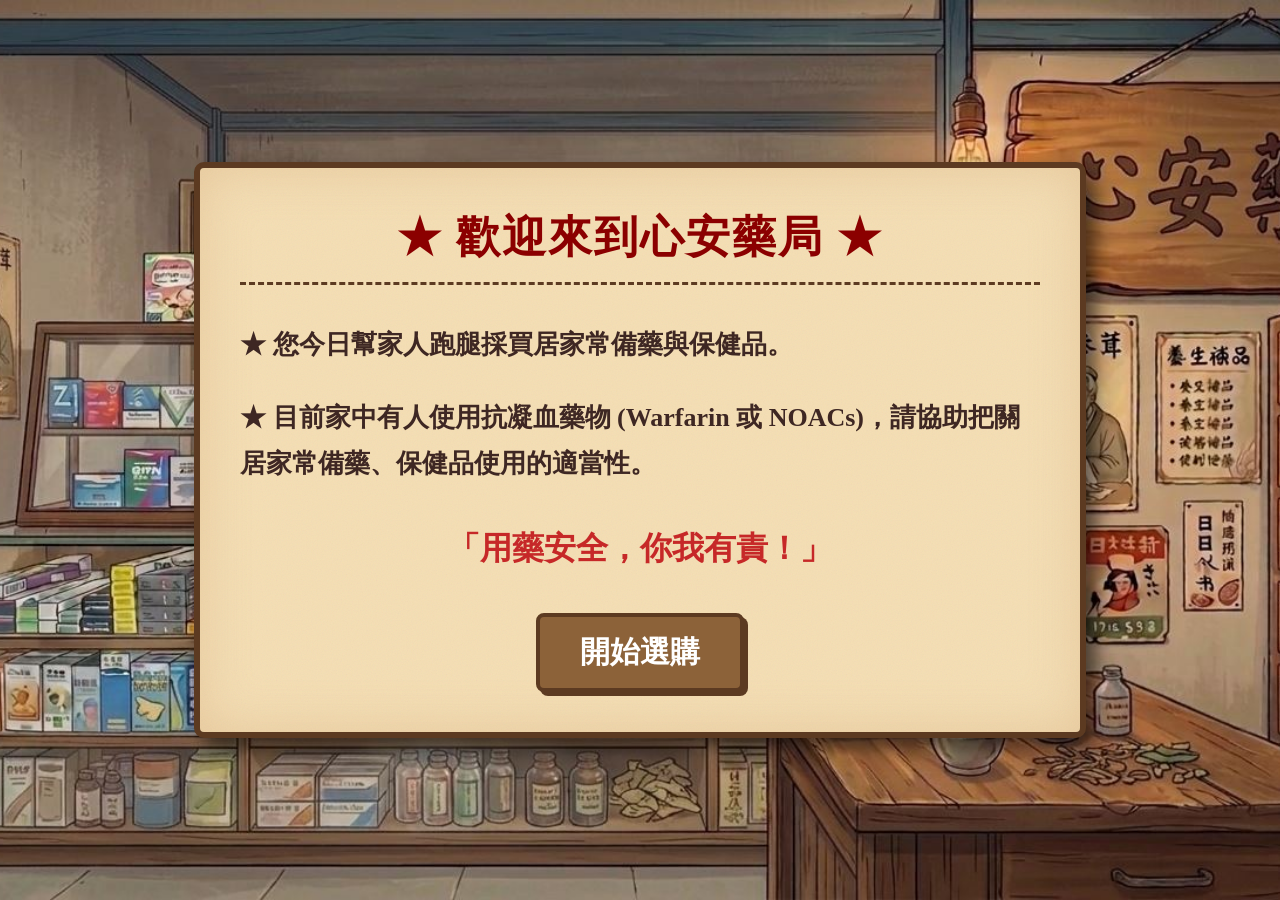
<file: game/Anticoagulants/心安藥房/心安藥局.html>
<!DOCTYPE html>
<html lang="zh-TW">
<head>
    <meta charset="UTF-8">
    <meta name="viewport" content="width=device-width, initial-scale=1.0, maximum-scale=1.0, user-scalable=no, viewport-fit=cover">
    <title>心安藥房 - 居家常備藥與保健品把關大挑戰</title>
    <style>
        :root {
            font-size: 20px; 
            --retro-wood: #5C3A21;
            --retro-wood-light: #8C6239;
            --paper-bg: #F5DEB3;
            --glass-bg: rgba(255, 250, 230, 0.85);
            --text-dark: #3E2723;
            --safe-color: #2E7D32;
            --avoid-color: #C62828;
            --consult-color: #E65100;
        }

        body {
            margin: 0;
            padding: 0;
            background-color: #EFEBE9;
            font-family: "Microsoft JhengHei", "Noto Serif TC", serif;
            color: var(--text-dark);
            user-select: none;
            overflow: hidden; 
            height: 100vh;
            width: 100vw;
            /* 初始背景：心安藥房內場景 */
            background-image: url('心安藥房內場景.JPG'); 
            background-size: cover; 
            background-position: center center; 
            background-repeat: no-repeat; 
            transition: background-image 0.8s ease;
        }

        /* 遊戲狀態背景切換 */
        body.game-active {
            background-image: url('藥房櫃台場景.JPG');
        }

        /* 背景淡化遮罩 */
        #bg-dimmer {
            position: absolute;
            top: 0; left: 0; width: 100%; height: 100%;
            background: rgba(0, 0, 0, 0.4);
            opacity: 0;
            transition: opacity 0.5s ease;
            z-index: 0;
            pointer-events: none;
        }
        body.game-active #bg-dimmer {
            opacity: 1;
        }

        /* --- 初始說明面板 --- */
        #intro-screen {
            position: absolute;
            top: 0; left: 0; width: 100%; height: 100%;
            display: flex;
            justify-content: center;
            align-items: center;
            z-index: 100;
            background: transparent;
            transition: opacity 0.5s;
        }
        .intro-panel {
            background-color: var(--paper-bg); 
            border: 6px solid var(--retro-wood); 
            padding: 40px;
            border-radius: 10px;
            width: 80%;
            max-width: 800px;
            box-shadow: 10px 10px 20px rgba(0,0,0,0.6), inset 0 0 50px rgba(200, 150, 100, 0.3);
            text-align: center;
            background-image: url('data:image/svg+xml;utf8,<svg width="100" height="100" xmlns="http://www.w3.org/2000/svg"><filter id="noise"><feTurbulence type="fractalNoise" baseFrequency="0.8" numOctaves="4" stitchTiles="stitch"/></filter><rect width="100" height="100" filter="url(%23noise)" opacity="0.08"/></svg>');
        }
        .intro-panel h2 {
            color: #8B0000;
            font-size: 2.2rem;
            margin-top: 0;
            border-bottom: 3px dashed var(--retro-wood);
            padding-bottom: 15px;
            letter-spacing: 2px;
        }
        .intro-panel p {
            font-size: 1.3rem;
            line-height: 1.8;
            text-align: left;
            margin-bottom: 15px;
            font-weight: bold;
        }
        #start-btn {
            margin-top: 20px;
            padding: 15px 40px;
            font-size: 1.5rem;
            font-weight: bold;
            background-color: var(--retro-wood-light);
            color: white;
            border: 4px solid var(--retro-wood);
            border-radius: 8px;
            cursor: pointer;
            box-shadow: 4px 4px 0px var(--retro-wood);
            transition: transform 0.1s;
        }
        #start-btn:active {
            transform: translate(4px, 4px);
            box-shadow: 0px 0px 0px var(--retro-wood);
        }

        /* --- 遊戲主介面 --- */
        #game-container {
            display: none;
            flex-direction: column;
            align-items: center;
            justify-content: center;
            height: 100%;
            width: 100%;
            position: relative;
            z-index: 10;
        }

        /* 玻璃桌面上方的淺黃區塊 (展示物品) */
        #item-display-area {
            background: var(--glass-bg);
            border: 4px solid var(--retro-wood);
            border-radius: 15px;
            width: 60%;
            max-width: 600px;
            height: 500px; 
            display: flex;
            flex-direction: column;
            align-items: center;
            justify-content: center;
            box-shadow: 0 15px 25px rgba(0,0,0,0.3);
            margin-bottom: 40px;
            position: relative;
            animation: popIn 0.4s ease-out;
        }

        #current-item-img {
            width: 350px;
            height: 350px;
            object-fit: contain;
            filter: drop-shadow(3px 5px 5px rgba(0,0,0,0.4));
            margin-bottom: 15px;
        }
        #current-item-name {
            font-size: 1.8rem;
            font-weight: bold;
            color: var(--retro-wood);
            margin: 0;
            background: rgba(255, 255, 255, 0.6);
            padding: 5px 20px;
            border-radius: 5px;
        }
        #progress-counter {
            position: absolute;
            top: 15px;
            right: 20px;
            font-size: 1.1rem;
            font-weight: bold;
            color: #666;
        }

        /* 分類按鈕區 */
        #action-area {
            display: flex;
            gap: 30px;
            justify-content: center;
        }
        .action-btn {
            background: #fff;
            border: 5px solid;
            border-radius: 15px;
            width: 250px;
            height: 250px;
            display: flex;
            flex-direction: column;
            align-items: center;
            justify-content: center;
            cursor: pointer;
            transition: all 0.2s;
            box-shadow: 0 8px 15px rgba(0,0,0,0.2);
            position: relative;
        }
        .action-btn:hover {
            transform: translateY(-10px);
            box-shadow: 0 15px 25px rgba(0,0,0,0.3);
        }
        .action-btn:active {
            transform: translateY(0);
        }
        .action-img {
            width: 200px;
            height: 200px;
            margin-bottom: 15px;
            object-fit: contain;
        }
        .action-text {
            font-size: 1.3rem;
            font-weight: bold;
        }
        /* 按鈕外框顏色 */
        #btn-safe { border-color: var(--safe-color); color: var(--safe-color); }
        #btn-avoid { border-color: var(--avoid-color); color: var(--avoid-color); }
        #btn-consult { border-color: var(--consult-color); color: var(--consult-color); }

        /* 提示文字 (游標移動出現) */
        .tooltip {
            position: absolute;
            bottom: -40px;
            background: rgba(0,0,0,0.8);
            color: white;
            padding: 5px 15px;
            border-radius: 5px;
            font-size: 1rem;
            white-space: nowrap;
            opacity: 0;
            transition: opacity 0.3s;
            pointer-events: none;
        }
        .action-btn:hover .tooltip { opacity: 1; }

        /* --- 結算畫面 --- */
        #result-screen {
            display: none;
            position: absolute;
            top: 0; left: 0; width: 100%; height: 100%;
            background: rgba(0,0,0,0.85);
            flex-direction: column;
            justify-content: center;
            align-items: center;
            z-index: 200;
        }
        .result-box {
            background: var(--paper-bg);
            border: 6px solid var(--retro-wood);
            border-radius: 15px;
            width: 85%;
            max-width: 1000px;
            height: 85%;
            padding: 30px;
            display: flex;
            flex-direction: column;
            box-shadow: 0 10px 30px rgba(0,0,0,0.5);
            overflow: hidden;
        }
        .result-header {
            text-align: center;
            border-bottom: 3px solid var(--retro-wood);
            padding-bottom: 15px;
            margin-bottom: 15px;
        }
        .result-header h2 { margin: 0; font-size: 2rem; color: #8B0000; }
        .score-display { font-size: 1.5rem; font-weight: bold; color: var(--text-dark); margin-top: 10px;}
        
        .result-list {
            flex: 1;
            overflow-y: auto;
            padding-right: 15px;
        }
        .result-item {
            background: #fff;
            border: 2px solid #ccc;
            border-radius: 8px;
            padding: 15px;
            margin-bottom: 15px;
            display: flex;
            align-items: flex-start;
        }
        .result-item.correct { border-left: 8px solid var(--safe-color); }
        .result-item.wrong { border-left: 8px solid var(--avoid-color); }
        .result-item.partial { border-left: 8px solid var(--consult-color); }
		
        .result-item-content { margin-left: 15px; flex: 1; }
        .result-item-title { font-size: 1.2rem; font-weight: bold; margin: 0 0 5px 0; }
        .result-item-desc { font-size: 1rem; color: #444; line-height: 1.5; margin: 0; }
        .user-choice-badge {
            padding: 4px 10px;
            border-radius: 5px;
            font-size: 0.9rem;
            font-weight: bold;
            color: white;
            display: inline-block;
            margin-top: 8px;
        }

        .footer-actions {
            margin-top: 20px;
            display: flex;
            justify-content: center;
            gap: 20px;
        }
        .restart-btn {
            padding: 12px 30px;
            font-size: 1.2rem;
            font-weight: bold;
            border: none;
            border-radius: 8px;
            cursor: pointer;
            color: white;
            box-shadow: 2px 4px 8px rgba(0,0,0,0.3);
            background-color: #27AE60;
        }
        
        .disclaimer {
            font-size: 0.9rem;
            color: #555;
            text-align: center;
            margin-top: 15px;
            font-weight: bold;
        }

        /* CoaguPlay platform navigation; kept outside the game layout. */
        .cq-home-link {
            position: fixed;
            top: max(12px, env(safe-area-inset-top));
            left: max(12px, env(safe-area-inset-left));
            z-index: 50;
            display: inline-flex;
            align-items: center;
            justify-content: center;
            min-height: 44px;
            box-sizing: border-box;
            padding: 8px 14px;
            border: 2px solid #0F766E;
            border-radius: 999px;
            background: #F0FDFA;
            color: #134E4A;
            box-shadow: 0 3px 10px rgba(15, 38, 39, 0.22);
            font: 700 15px/1.2 "Microsoft JhengHei", "Noto Sans TC", sans-serif;
            text-decoration: none;
            white-space: nowrap;
            cursor: pointer;
        }
        .cq-home-link:hover { background: #CCFBF1; }
        .cq-home-link:focus-visible {
            outline: 3px solid #F59E0B;
            outline-offset: 3px;
        }
        .cq-home-link--result {
            position: static;
            align-self: center;
            flex-shrink: 0;
            margin: 12px auto 0;
        }

        .footer-actions {
            align-items: center;
            flex-wrap: wrap;
            gap: 12px;
        }
        .footer-actions .cq-home-link--result { margin: 0; }

        @media (max-height: 800px) {
            #game-container {
                overflow-y: auto;
                justify-content: safe center;
            }
        }
    </style>
</head>
<body>

<div id="bg-dimmer"></div>

<!-- 初始說明面板 -->
<div id="intro-screen">
    <div class="intro-panel">
        <h2>★ 歡迎來到心安藥局 ★</h2>
        <p>★ 您今日幫家人跑腿採買居家常備藥與保健品。</p>
        <p>★ 目前家中有人使用抗凝血藥物 (Warfarin 或 NOACs)，請協助把關居家常備藥、保健品使用的適當性。</p>
        <p style="color: #C62828; text-align: center; font-size: 1.6rem;">「用藥安全，你我有責！」</p>
        <button id="start-btn" onclick="startGame()">開始選購</button>
    </div>
</div>

<!-- 遊戲主容器 -->
<div id="game-container">
    <a class="cq-home-link" href="../../../index.html"><span aria-hidden="true">←</span>&nbsp;返回 CoaguPlay 首頁</a>
    <div id="item-display-area">
        <span id="progress-counter">1 / 10</span>
        <img id="current-item-img" alt="商品圖片" onerror="this.style.display='none'">
        <h2 id="current-item-name">商品名稱</h2>
    </div>

    <div id="action-area">
        <div class="action-btn" id="btn-safe" onclick="selectCategory('safe')">
            <img class="action-img" src="茄芷袋.png" alt="茄芷袋" onerror="this.src='data:image/svg+xml;utf8,<svg xmlns=%22http://www.w3.org/2000/svg%22 viewBox=%220 0 100 100%22><text y=%2250%22 font-size=%2240%22>🛍️</text></svg>'">
            <div class="action-text">可用 / 買</div>
            <div class="tooltip">放入茄芷購物袋</div>
        </div>
        
        <div class="action-btn" id="btn-avoid" onclick="selectCategory('avoid')">
            <img class="action-img" src="購物籃.png" alt="購物籃" onerror="this.src='data:image/svg+xml;utf8,<svg xmlns=%22http://www.w3.org/2000/svg%22 viewBox=%220 0 100 100%22><text y=%2250%22 font-size=%2240%22>🧺</text></svg>'">
            <div class="action-text">不可用 / 不買</div>
            <div class="tooltip">放回購物籃</div>
        </div>

        <div class="action-btn" id="btn-consult" onclick="selectCategory('consult')">
            <img class="action-img" src="醫療專業人員.png" alt="醫療專業人員" onerror="this.src='data:image/svg+xml;utf8,<svg xmlns=%22http://www.w3.org/2000/svg%22 viewBox=%220 0 100 100%22><text y=%2250%22 font-size=%2240%22>🛎️</text></svg>'">
            <div class="action-text">不確定 / 須詢問</div>
            <div class="tooltip">詢問醫療專業人員</div>
        </div>
    </div>
</div>

<!-- 結算畫面 -->
<div id="result-screen">
    <div class="result-box">
        <div class="result-header">
            <h2>衛教認知確認報告</h2>
            <div class="score-display">知識準確度評分：<span id="final-score">0</span> 分</div>
        </div>
        
        <div class="result-list" id="result-list">
            <!-- 結算項目動態生成於此 -->
        </div>

        <div class="disclaimer">
            💡 本測驗為認知前/後測之評估工具，無法取代藥師的專業衛教指導。若對您的用藥紀錄與保健品交互作用有任何疑問，請務必諮詢專業醫療人員。
        </div>

        <div class="footer-actions">
            <button class="restart-btn" onclick="location.reload()">重新挑戰</button>
            <a class="cq-home-link cq-home-link--result" href="../../../index.html"><span aria-hidden="true">←</span>&nbsp;返回 CoaguPlay 首頁</a>
        </div>
    </div>
</div>

<script>
    // 題庫資料：已根據腳本重新核對正確的 category
    const allItemsData = [
        // --- 可用 (Safe) ---
        { name: "UCII", category: "safe", img: "UCII.png", desc: "UC-II主要成分為未變性第二型膠原蛋白，目前沒有研究證實會影響Warfarin或NOACs的作用。提醒：若為複方產品，仍須確認是否添加其他草本成分。" },
        { name: "枇杷膏", category: "safe", img: "枇杷膏.png", desc: "一般枇杷膏主要用於止咳化痰，目前沒有證據顯示會影響抗凝血藥效果。" },
        { name: "苦瓜胜肽", category: "safe", img: "苦瓜胜肽.png", desc: "目前沒有證據顯示會影響抗凝血藥效果。" },
        { name: "胃散", category: "safe", img: "胃散.png", desc: "一般胃散主要成分為制酸劑，目前沒有證據顯示會影響抗凝血藥效果。" },
        { name: "補體素", category: "safe", img: "補體素.png", desc: "一般完整營養配方是可安心使用。若特殊疾病配方，仍應詢問醫療人員。" },
        { name: "整腸錠", category: "safe", img: "整腸錠.png", desc: "目前沒有證據顯示會影響抗凝血藥效果。" },
        { name: "龍角散", category: "safe", img: "龍角散.png", desc: "目前沒有證據顯示會影響抗凝血藥效果。" },
        
        // --- 不可用 (Avoid) ---
        { name: "四物飲", category: "avoid", img: "四物飲.png", desc: "四物飲含當歸、川芎可能增加出血風險，不建議自行使用。" },
        { name: "止痛藥(消炎)", category: "avoid", img: "止痛藥(消炎).png", desc: "NSAIDs類消炎止痛藥物，有抑制血小板凝集、增加腸胃出血之風險，如有止痛需求，應向醫師或藥師詢問。" },
        { name: "大蒜精", category: "avoid", img: "大蒜精.png", desc: "大蒜入菜不影響，但高濃度攝取有抑制血小板作用，可能增加出血風險。" },
        { name: "鳳梨酵素", category: "avoid", img: "鳳梨酵素.png", desc: "鳳梨酵素（Bromelain）可能影響血小板功能，增加出血風險。" },
        { name: "薑黃素", category: "avoid", img: "薑黃素.png", desc: "薑黃素具有抗血小板作用，因市售產品多有添加黑胡椒萃取的胡椒鹼，以大幅提升薑黃素的吸收率，故併用抗凝血藥物時，會增加出血風險。" },
        { name: "蔓越莓萃取", category: "avoid", img: "蔓越莓萃取.png", desc: "一般食用少量蔓越莓食品通常不需過度擔心，但若是使用高濃縮產品有案例會增加Warfarin療效之情況。" },
        { name: "銀杏葉萃取", category: "avoid", img: "銀杏葉萃取.png", desc: "銀杏葉會抑制血小板凝血因子，有促進血液循環作用，併用抗凝血劑可能增強嚴重出血風險。補充：銀杏果一般作為食材與化痰止咳中藥材使用，抗凝血作用極輕微，但生食或過量會有中毒風險。" },
        { name: "納豆+Q10", category: "avoid", img: "納豆+Q10.png", desc: "納豆激酶具溶解血栓與抗凝血特性；Q10則是在部分臨床討論結果被認為會減弱Warfarin之效用。補充：納豆食品富含維生素K2，與納豆激酶不同，併用Warfarin反而是會減弱其藥效。" },

        // --- 問藥師或醫師 (Consult) ---
		{ name: "芝麻明EX", category: "consult", img: "芝麻明EX.png", desc: "芝麻素目前沒有證據顯示會影響抗凝血藥效果。但市售產品有可能添加少量維生素E，高劑量維他命E(>400 IU/天)會增強抗凝血藥物Warfarin藥效，而增加出血風險，故如有使用需求請先向醫療專業人員諮詢。" },
        { name: "B群", category: "consult", img: "B群.png", desc: "一般B群與抗凝血藥物無明顯交互作用，但高劑量(>1公克/天)的菸鹼素可能影響Warfarin凝血參數(INR)、增加出血風險。市面綜合維生素若添加維生素K，可能減弱Warfarin療效，故使用前可先向醫療專業人員諮詢。" },
        { name: "人參飲", category: "consult", img: "人參飲.png", desc: "人參在抗凝血藥物有雙重性影響，藥材富含人參皂甘具延緩凝血作用，但對於Warfarin併用之研究顯示會減弱抗凝血功效，故使用上應尋求專業人員建議。" },
        { name: "紅麴", category: "consult", img: "紅麴.png", desc: "紅麴含有具類似降血脂藥成分的 Monacolin K，它會降低抗凝血劑Warfarin的代謝，使藥物血中濃度增加，故不建議一起併用。" },
        { name: "魚油", category: "consult", img: "魚油.png", desc: "魚油具有抗血小板凝集、讓血液較流暢的抗凝血作用。高劑量魚油使用(>2公克/天)會增加出血或瘀青的風險。" },
        { name: "止痛藥(普拿疼)", category: "consult", img: "止痛藥(普拿疼).png", desc: "正常劑量下，它是相對安全的退燒止痛藥選擇，但過量(>2g/天)使用仍是有增加肝代謝負擔而增加抗凝血藥物出血之風險。" },
        { name: "葡萄糖胺", category: "consult", img: "葡萄糖胺.png", desc: "高劑量葡萄糖胺(>500mg/天)與抗凝血藥物併用時，有增加Warfarin凝血參數(INR)之案例報告。" },
        { name: "葉黃素", category: "consult", img: "葉黃素.png", desc: "葉黃素對於抗凝血藥物影響不高，但市面多為複方藥物，可能添加增強出血風險的成分，故使用前應尋求專業人員之建議。" },
        { name: "營養液", category: "consult", img: "營養液.png", desc: "市售營養液成分組成多樣，若含有豐富的黃豆發酵液，維生素K含量高，可能降低抗凝血藥物Warfarin的療效，建議應向醫療專業人員先進行諮詢。" }
    ];

    let gameItems = [];
    let currentRound = 0;
    let score = 0;
    let userAnswers = [];
    const TOTAL_QUESTIONS = 10; 

    function startGame() {
        document.getElementById('intro-screen').style.opacity = '0';
        setTimeout(() => {
            document.getElementById('intro-screen').style.display = 'none';
            document.body.classList.add('game-active');
            document.getElementById('game-container').style.display = 'flex';
            initGame();
        }, 500);
    }

    function initGame() {
        gameItems = [...allItemsData].sort(() => 0.5 - Math.random()).slice(0, TOTAL_QUESTIONS);
        currentRound = 0;
        score = 0;
        userAnswers = [];
        loadItem();
    }

    function loadItem() {
        if (currentRound < gameItems.length) {
            const item = gameItems[currentRound];
            document.getElementById('progress-counter').innerText = `${currentRound + 1} / ${gameItems.length}`;
            document.getElementById('current-item-name').innerText = item.name;
            
            const imgElement = document.getElementById('current-item-img');
            imgElement.style.display = 'block';
            imgElement.src = item.img;
            
            const displayArea = document.getElementById('item-display-area');
            displayArea.style.animation = 'none';
            displayArea.offsetHeight; 
            displayArea.style.animation = 'popIn 0.4s ease-out';
        } else {
            showResult();
        }
    }

    function selectCategory(selectedCategory) {
        const currentItem = gameItems[currentRound];
        const isCorrect = (selectedCategory === currentItem.category);
        let earnedScore = 0;
		
        if (isCorrect) {
            earnedScore = 10; // 正確選擇獲得 10 分
        } else if (selectedCategory === 'consult') {
            earnedScore = 5;  // 答錯但選擇詢問獲得 5 分
        }

        score += earnedScore;
		
        userAnswers.push({
            item: currentItem,
            selected: selectedCategory,
            isCorrect: isCorrect,
            earnedScore: earnedScore 
        });

        const displayArea = document.getElementById('item-display-area');
        displayArea.style.transform = 'scale(0.95)';
        setTimeout(() => {
            displayArea.style.transform = 'scale(1)';
            currentRound++;
            loadItem();
        }, 150);
    }

    function getCategoryLabel(cat) {
        if (cat === 'safe') return '可用/買 (茄芷袋)';
        if (cat === 'avoid') return '不可用/不買 (購物籃)';
        if (cat === 'consult') return '不確定/須詢問 (醫療專業人員)';
        return '未知';
    }

    function getBadgeColor(cat) {
        if (cat === 'safe') return 'var(--safe-color)';
        if (cat === 'avoid') return 'var(--avoid-color)';
        if (cat === 'consult') return 'var(--consult-color)';
        return '#999';
    }

    function showResult() {
        document.getElementById('game-container').style.display = 'none';
        document.getElementById('result-screen').style.display = 'flex';
        
        document.getElementById('final-score').innerText = Math.round(score);

        const listContainer = document.getElementById('result-list');
        listContainer.innerHTML = '';

        userAnswers.forEach(ans => {
            const itemDiv = document.createElement('div');
            
            if (ans.isCorrect) {
                itemDiv.className = 'result-item correct';
            } else if (ans.selected === 'consult') {
                itemDiv.className = 'result-item partial';
            } else {
                itemDiv.className = 'result-item wrong';
            }
            
            let statusBadgeHtml = '';
            if (ans.isCorrect) {
                statusBadgeHtml = `<span style="color:var(--safe-color); font-weight:bold;">✔️ 答對了！(+${ans.earnedScore}分)</span>`;
            } else if (ans.selected === 'consult') {
                statusBadgeHtml = `<span style="color:var(--consult-color); font-weight:bold;">⚠️ 具備基本警覺，主動詢問專業人員 (+${ans.earnedScore}分)。正確建議為：${getCategoryLabel(ans.item.category)}</span>`;
            } else {
                statusBadgeHtml = `<span style="color:var(--avoid-color); font-weight:bold;">❌ 需注意！正確分類應為：${getCategoryLabel(ans.item.category)}</span>`;
            }

            itemDiv.innerHTML = `
                <div class="result-item-content">
                    <h3 class="result-item-title">${ans.item.name}</h3>
                    <p class="result-item-desc">${ans.item.desc}</p>
                    <div style="margin-top: 10px;">
                        <span class="user-choice-badge" style="background-color: ${getBadgeColor(ans.selected)};">
                            您的選擇：${getCategoryLabel(ans.selected)}
                        </span>
                        <span style="margin-left: 10px;">${statusBadgeHtml}</span>
                    </div>
                </div>
            `;
            listContainer.appendChild(itemDiv);
        });
    }
</script>
</body>
</html>
</file>
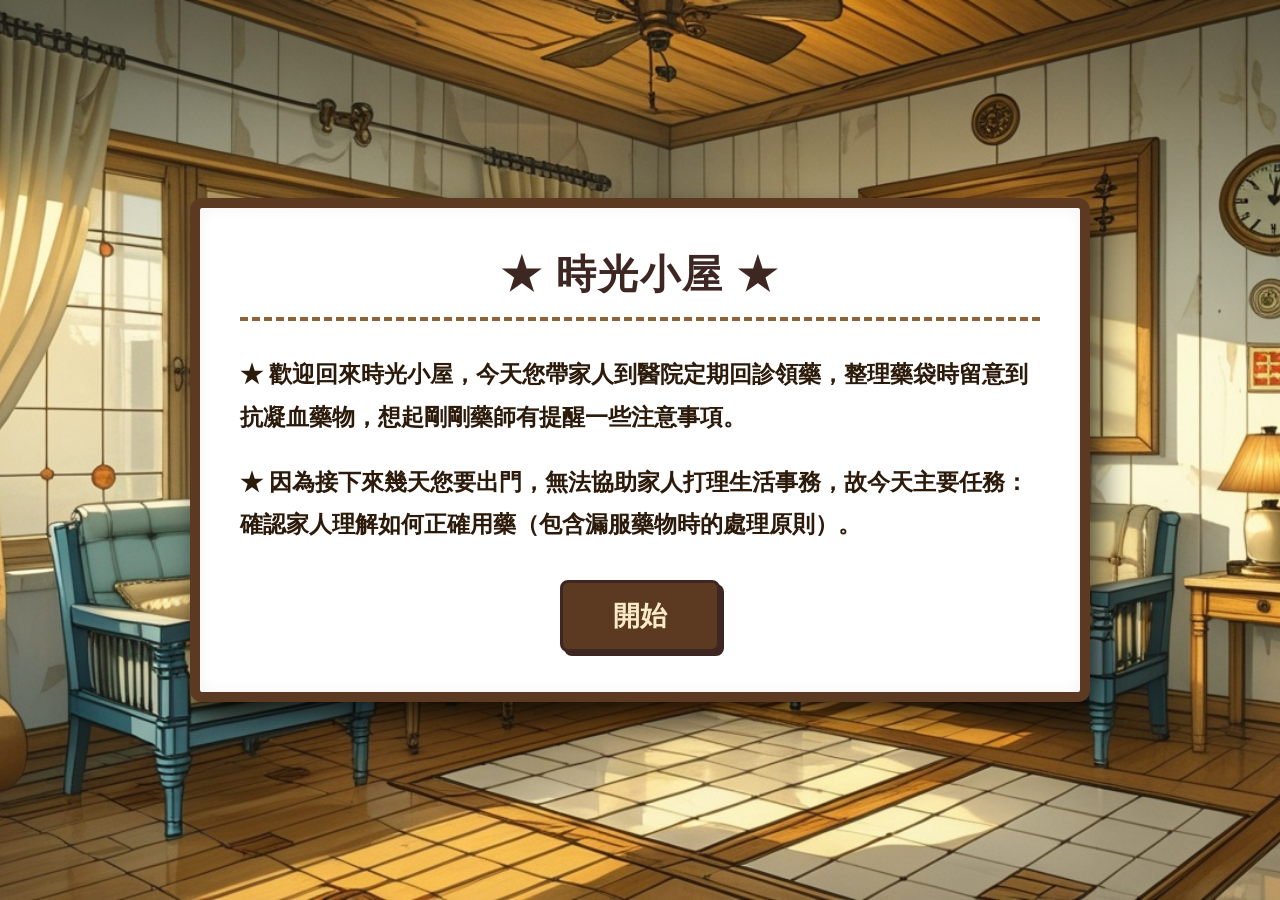
<file: game/Anticoagulants/時光小屋/時光小屋/時光小屋.html>
<!DOCTYPE html>
<html lang="zh-TW">
<head>
    <meta charset="UTF-8">
    <meta name="viewport" content="width=device-width, initial-scale=1.0, maximum-scale=1.0, user-scalable=no">
    <title>時光小屋 - 漏服藥補服大考驗</title>
    <style>
        :root {
            font-size: 18px;
            --retro-wood-dark: #3E2723;
            --retro-wood: #5C3A21;
            --retro-wood-light: #8C6239;
            --paper-bg: #F9EBC8;
            --paper-light: #FFF8E7;
            --text-dark: #2C1A0B;
            --safe-color: #2E7D32;
            --avoid-color: #C62828;
            --accent-blue: #1E3A5F;
            --gray-color: #888888;
        }

        body {
            margin: 0;
            padding: 0;
            background-color: #EFEBE9;
            font-family: "Microsoft JhengHei", "微軟正黑體", "Noto Sans TC", sans-serif;
            color: var(--text-dark);
            user-select: none;
            overflow-y: auto; 
            overflow-x: hidden;
            min-height: 100vh;
            width: 100vw;
            background-image: url('時光小屋客廳.jpg');
            background-size: cover;
            background-position: center center;
            background-attachment: fixed;
            background-repeat: no-repeat;
            transition: background-image 0.8s ease;
        }

        #bg-dimmer {
            position: fixed;
            top: 0; left: 0; width: 100%; height: 100%;
            background: rgba(0, 0, 0, 0.65);
            opacity: 0;
            transition: opacity 0.5s ease;
            z-index: 1;
            pointer-events: none;
        }
        body.game-active #bg-dimmer {
            opacity: 1;
        }

        /* --- 初始說明面板 --- */
        #intro-screen {
            position: absolute;
            top: 0; left: 0; width: 100%; min-height: 100vh;
            display: flex;
            justify-content: center;
            align-items: center;
            z-index: 100;
            padding: 20px;
            box-sizing: border-box;
            transition: opacity 0.5s ease;
        }
        .intro-panel {
            background-color: #FFFFFF;
            border: 10px solid var(--retro-wood);
            padding: 40px;
            border-radius: 12px;
            width: 100%;
            max-width: 800px;
            box-shadow: 10px 15px 30px rgba(0,0,0,0.7), inset 0 0 15px rgba(0,0,0,0.05);
            text-align: center;
        }
        .intro-panel h2 {
            color: var(--retro-wood-dark);
            font-size: 2.2rem;
            margin-top: 0;
            border-bottom: 4px dashed var(--retro-wood-light);
            padding-bottom: 15px;
            letter-spacing: 2px;
        }
        .intro-panel p {
            font-size: 1.3rem;
            line-height: 1.8;
            text-align: left;
            margin-bottom: 15px;
            font-weight: bold;
            color: var(--text-dark);
        }
        #start-btn {
            margin-top: 20px;
            padding: 15px 50px;
            font-size: 1.5rem;
            font-family: inherit;
            font-weight: bold;
            background-color: var(--retro-wood);
            color: #F9EBC8;
            border: 3px solid var(--retro-wood-dark);
            border-radius: 8px;
            cursor: pointer;
            box-shadow: 4px 4px 0px var(--retro-wood-dark);
            transition: transform 0.1s;
        }
        #start-btn:active {
            transform: translate(4px, 4px);
            box-shadow: 0px 0px 0px var(--retro-wood-dark);
        }

        /* --- 遊戲主容器 --- */
        #game-container {
            display: none;
            width: 100%;
            min-height: 100vh;
            position: relative;
            z-index: 10;
            flex-direction: column;
            justify-content: center;
            align-items: center;
            padding: 20px;
            box-sizing: border-box;
        }

        /* 階段 1：選擇藥物畫面 */
        #step-drug-selection {
            display: flex;
            width: 100%;
            max-width: 1400px;
            gap: 40px;
            align-items: center;
            justify-content: center;
            flex-wrap: wrap;
        }
        .med-bag-preview {
            width: 450px;
            height: 550px;
            background: #FAFAFA url('藥袋.jpg') center/cover no-repeat;
            border: 6px solid var(--retro-wood-dark);
            border-radius: 12px;
            box-shadow: 8px 12px 25px rgba(0,0,0,0.5);
            display: flex;
            flex-direction: column;
            justify-content: center;
            align-items: center;
            text-align: center;
        }
        .dialog-panel {
            flex: 1;
            min-width: 300px;
            background-color: var(--paper-bg);
            border: 6px solid var(--retro-wood);
            border-radius: 12px;
            padding: 35px;
            box-shadow: 8px 12px 25px rgba(0,0,0,0.5);
            text-align: center;
        }
        .dialog-panel h3 {
            font-size: 1.8rem;
            color: var(--retro-wood-dark);
            margin-top: 0;
            margin-bottom: 25px;
        }
        .btn-grid {
            display: grid;
            grid-template-columns: 1fr 1fr;
            gap: 20px;
        }
        .select-btn {
            background-color: #FFFFFF;
            border: 4px solid var(--retro-wood-light);
            border-radius: 8px;
            padding: 18px 10px;
            font-size: 1.3rem;
            font-weight: bold;
            color: var(--retro-wood-dark);
            cursor: pointer;
            box-shadow: 3px 5px 10px rgba(0,0,0,0.2);
            transition: all 0.1s;
        }
        .select-btn:hover {
            background-color: #FFF3E0;
            border-color: var(--retro-wood);
            transform: translateY(-2px);
        }
        .select-btn:active {
            transform: translateY(2px);
            box-shadow: 0px 0px 0px;
        }

        /* 階段 2：輸入平時用藥時間 */
        #step-time-input {
            display: none;
            width: 100%;
            max-width: 950px;
            gap: 40px;
            align-items: center;
            justify-content: center;
            flex-wrap: wrap;
        }
        .time-setting-group {
            display: flex;
            flex-direction: column;
            gap: 15px;
            margin: 20px 0;
        }
        .time-input-row {
            display: flex;
            align-items: center;
            justify-content: center;
            gap: 15px;
            font-size: 1.3rem;
            font-weight: bold;
        }
        .time-select {
            font-size: 1.3rem;
            font-weight: bold;
            padding: 8px 15px;
            border: 3px solid var(--retro-wood);
            border-radius: 6px;
            background: #FFF;
            color: var(--retro-wood-dark);
        }
        .confirm-btn {
            margin-top: 15px;
            padding: 12px 40px;
            font-size: 1.4rem;
            font-weight: bold;
            background-color: var(--retro-wood);
            color: #FFF;
            border: 3px solid var(--retro-wood-dark);
            border-radius: 8px;
            cursor: pointer;
            transition: transform 0.1s;
        }
        .confirm-btn:active { transform: translateY(2px); }

        /* 階段 3：情境測驗 */
        #step-scenario {
            display: none;
            width: 100%;
            max-width: 1050px;
            gap: 40px;
            align-items: center;
            justify-content: center;
            flex-wrap: wrap;
        }
        
        .clock-section {
            display: flex;
            flex-direction: column;
            align-items: center;
            gap: 20px;
        }

        .current-time-badge {
            background-color: #FFFFFF;
            border: 6px solid var(--retro-wood-dark);
            border-radius: 12px;
            padding: 10px 25px;
            font-size: 1.6rem;
            font-weight: bold;
            color: var(--retro-wood-dark);
            box-shadow: 4px 6px 12px rgba(0,0,0,0.4);
            letter-spacing: 2px;
        }

        .clock-wrapper {
            position: relative;
            width: 320px;
            height: 320px;
            border-radius: 50%;
            background: #EFEBE9 url('乾淨鐘面底圖.jpg') center/cover no-repeat;
            border: 8px solid var(--retro-wood-dark);
            box-shadow: 10px 15px 30px rgba(0,0,0,0.6);
            flex-shrink: 0;
        }
        .clock-face {
            width: 100%; height: 100%; position: relative;
        }
        .clock-hand {
            position: absolute;
            bottom: 50%; left: 50%;
            transform-origin: bottom center;
            background-color: #222;
            border-radius: 4px;
            transition: transform 0.8s cubic-bezier(0.4, 1.4, 0.6, 1);
            z-index: 10;
        }
        #hour-hand { width: 10px; height: 90px; margin-left: -5px; }
        #minute-hand { width: 6px; height: 120px; margin-left: -3px; background-color: #444; }
        .clock-center-dot {
            position: absolute;
            top: 50%; left: 50%;
            width: 22px; height: 22px;
            background-color: var(--retro-wood);
            border: 3px solid #111;
            border-radius: 50%;
            transform: translate(-50%, -50%);
            z-index: 12;
        }
        .clock-digital-time {
            position: absolute;
            bottom: 25px;
            left: 50%;
            transform: translateX(-50%);
            background: rgba(255, 255, 255, 0.95);
            border: 2px solid var(--retro-wood);
            padding: 4px 15px;
            border-radius: 6px;
            font-size: 1.3rem;
            font-weight: bold;
            color: var(--retro-wood-dark);
        }

        .scenario-box {
            flex: 1;
            min-width: 300px;
            background-color: var(--paper-bg);
            border: 6px solid var(--retro-wood);
            border-radius: 12px;
            padding: 30px;
            box-shadow: 8px 12px 25px rgba(0,0,0,0.5);
            display: flex;
            flex-direction: column;
            justify-content: space-between;
            min-height: 400px;
        }
        .scenario-header {
            border-bottom: 2px dashed var(--retro-wood-light);
            padding-bottom: 10px;
            margin-bottom: 15px;
            display: flex;
            justify-content: space-between;
            font-weight: bold;
            font-size: 1.2rem;
            color: var(--retro-wood-dark);
        }

        /* --- 時間軸樣式 --- */
        .timeline-container {
            display: flex;
            align-items: center;
            justify-content: space-around;
            background: rgba(255,255,255,0.7);
            border-radius: 8px;
            padding: 15px 10px;
            margin-bottom: 15px;
            border: 2px solid var(--retro-wood-light);
        }
        .timeline-node {
            display: flex;
            flex-direction: column;
            align-items: center;
            position: relative;
            z-index: 2;
        }
        .timeline-line {
            flex: 1;
            height: 4px;
            background-color: var(--retro-wood-light);
            margin: 0 -20px;
            z-index: 1;
            margin-top: -15px;
        }
        .time-label {
            font-size: 1.2rem;
            font-weight: bold;
            color: var(--retro-wood-dark);
            margin-bottom: 8px;
        }
        .status-dot {
            width: 20px;
            height: 20px;
            border-radius: 50%;
            border: 4px solid #FFF;
            background-color: var(--gray-color);
            box-shadow: 0 0 5px rgba(0,0,0,0.3);
            margin-bottom: 8px;
        }
        .timeline-node.taken .status-dot { background-color: var(--safe-color); }
        .timeline-node.missed .status-dot { background-color: var(--avoid-color); }
        .status-text {
            font-size: 0.95rem;
            font-weight: bold;
        }
        .timeline-node.taken .status-text { color: var(--safe-color); }
        .timeline-node.missed .status-text { color: var(--avoid-color); }
        .timeline-node.future .status-text { color: var(--gray-color); }

        .scenario-question {
            font-size: 1.5rem;
            font-weight: bold;
            line-height: 1.6;
            color: var(--text-dark);
            margin: 10px 0;
            text-align: center;
        }
        .scenario-actions {
            display: flex;
            flex-direction: column;
            gap: 15px;
            margin-top: 15px;
        }
        .action-choice-btn {
            padding: 16px 20px;
            font-size: 1.3rem;
            font-weight: bold;
            border-radius: 8px;
            border: 4px solid;
            cursor: pointer;
            transition: transform 0.1s;
            text-align: center;
        }
        .action-choice-btn:active { transform: translateY(3px); }
        .btn-take { background: #E8F5E9; border-color: var(--safe-color); color: var(--safe-color); }
        .btn-skip { background: #FFEBEE; border-color: var(--avoid-color); color: var(--avoid-color); }

        /* --- 階段 4：結算畫面 --- */
        #result-screen {
            display: none;
            position: absolute;
            top: 0; left: 0; width: 100%; min-height: 100vh;
            background: rgba(0,0,0,0.85);
            flex-direction: column;
            justify-content: center;
            align-items: center;
            z-index: 200;
            padding: 20px;
            box-sizing: border-box;
        }
        .result-box {
            background: var(--paper-bg);
            border: 6px solid var(--retro-wood);
            border-radius: 12px;
            width: 100%;
            max-width: 1400px;
            padding: 35px 45px;
            display: flex;
            flex-direction: column;
            box-shadow: 0 10px 30px rgba(0,0,0,0.6);
            box-sizing: border-box;
        }
        .result-header {
            text-align: center;
            margin-bottom: 25px;
            border-bottom: 3px solid var(--retro-wood);
            padding-bottom: 15px;
        }
        .result-header h2 {
            font-size: 2.5rem;
            color: var(--retro-wood-dark);
            margin: 0 0 10px 0;
        }
        .score-stats {
            font-size: 1.6rem;
            font-weight: bold;
            color: var(--accent-blue);
        }
        
        .bento-grid {
            display: grid;
            grid-template-columns: repeat(auto-fit, minmax(320px, 1fr));
            gap: 25px;
            margin: 15px 0;
        }
        .bento-card {
            background: #FFFFFF;
            border: 3px solid var(--retro-wood-light);
            border-radius: 12px;
            padding: 20px;
            display: flex;
            flex-direction: column;
            align-items: center;
            box-shadow: 0 4px 10px rgba(0,0,0,0.15);
        }
        .bento-card.correct { border-top: 10px solid var(--safe-color); }
        .bento-card.wrong { border-top: 10px solid var(--avoid-color); }

        .bento-clock-mini {
            width: 110px;
            height: 110px;
            border-radius: 50%;
            border: 4px solid var(--retro-wood);
            background: #FFF8E7;
            position: relative;
            margin-bottom: 15px;
        }
        .mini-hand {
            position: absolute;
            bottom: 50%; left: 50%;
            transform-origin: bottom center;
            background: #222;
        }
        .bento-card-title {
            font-size: 1.3rem;
            font-weight: bold;
            color: var(--retro-wood-dark);
            margin-bottom: 8px;
        }
        .bento-user-choice {
            font-size: 1.1rem;
            font-weight: bold;
            margin: 10px 0;
            padding: 8px 16px;
            border-radius: 6px;
            background: #EEE;
        }
        .bento-verdict {
            font-size: 1.3rem;
            font-weight: bold;
            margin-bottom: 12px;
        }
        .bento-verdict.correct { color: var(--safe-color); }
        .bento-verdict.wrong { color: var(--avoid-color); }
        
        .bento-explanation {
            font-size: 1.2rem;
            line-height: 1.6;
            color: #222;
            background: #F5F5F5;
            padding: 15px;
            border-radius: 8px;
            text-align: left;
            width: 100%;
            box-sizing: border-box;
            margin-top: auto;
            border-left: 5px solid var(--retro-wood-light);
        }

        .summary-reminder {
            background: #FFF3E0;
            border: 3px dashed var(--avoid-color);
            padding: 20px;
            text-align: center;
            font-size: 1.4rem;
            font-weight: bold;
            color: var(--avoid-color);
            margin-top: 25px;
            border-radius: 10px;
        }
        .disclaimer {
            font-size: 1.1rem;
            color: #555;
            text-align: center;
            margin-top: 20px;
            font-weight: bold;
        }
        .restart-btn {
            margin: 25px auto 0 auto;
            padding: 15px 50px;
            font-size: 1.5rem;
            font-weight: bold;
            background: var(--safe-color);
            color: #FFF;
            border: none;
            border-radius: 8px;
            cursor: pointer;
            box-shadow: 2px 5px 10px rgba(0,0,0,0.3);
            transition: transform 0.1s;
        }
        .restart-btn:active { transform: translateY(3px); }

        /* --- 客製大字體提示視窗 --- */
        #custom-alert-modal {
            display: none;
            position: fixed;
            top: 0; left: 0; width: 100%; height: 100%;
            background: rgba(0, 0, 0, 0.75);
            justify-content: center;
            align-items: center;
            z-index: 300;
        }
        .custom-alert-box {
            background-color: var(--paper-bg);
            border: 6px solid var(--retro-wood);
            border-radius: 12px;
            padding: 35px 30px;
            width: 90%;
            max-width: 580px;
            text-align: center;
            box-shadow: 0 12px 30px rgba(0, 0, 0, 0.6);
            box-sizing: border-box;
        }
        .alert-icon {
            font-size: 3.5rem;
            margin-bottom: 10px;
        }
        .alert-title {
            font-size: 2rem;
            font-weight: bold;
            color: var(--avoid-color);
            margin-bottom: 15px;
        }
        .alert-message {
            font-size: 1.5rem;
            line-height: 1.6;
            font-weight: bold;
            color: var(--text-dark);
            margin-bottom: 25px;
        }
        .alert-btn {
            padding: 14px 45px;
            font-size: 1.5rem;
            font-family: inherit;
            font-weight: bold;
            background-color: var(--retro-wood);
            color: #FFF;
            border: 3px solid var(--retro-wood-dark);
            border-radius: 8px;
            cursor: pointer;
            box-shadow: 3px 4px 0px var(--retro-wood-dark);
            transition: transform 0.1s;
        }
        .alert-btn:active {
            transform: translate(2px, 2px);
            box-shadow: 0px 0px 0px;
        }
        /* CoaguPlay platform navigation; kept outside the game layout. */
        .cq-home-link {
            position: fixed;
            top: max(12px, env(safe-area-inset-top));
            left: max(12px, env(safe-area-inset-left));
            z-index: 50;
            display: inline-flex;
            align-items: center;
            justify-content: center;
            min-height: 44px;
            box-sizing: border-box;
            padding: 8px 14px;
            border: 2px solid #0F766E;
            border-radius: 999px;
            background: #F0FDFA;
            color: #134E4A;
            box-shadow: 0 3px 10px rgba(15, 38, 39, 0.22);
            font: 700 15px/1.2 "Microsoft JhengHei", "Noto Sans TC", sans-serif;
            text-decoration: none;
            white-space: nowrap;
            cursor: pointer;
        }
        .cq-home-link:hover { background: #CCFBF1; }
        .cq-home-link:focus-visible {
            outline: 3px solid #F59E0B;
            outline-offset: 3px;
        }
        .cq-home-link--result {
            position: static;
            align-self: center;
            flex-shrink: 0;
            margin: 12px auto 0;
        }

    </style>
</head>
<body>

<div id="bg-dimmer"></div>

<!-- 客製化大字體提示彈窗 -->
<div id="custom-alert-modal">
    <div class="custom-alert-box">
        <div class="alert-icon">⚠️</div>
        <div class="alert-title">用藥時間提醒</div>
        <div class="alert-message" id="custom-alert-message">
            1日服用2次，兩次給藥時間應間隔 8～16 小時，請重新調整設定！
        </div>
        <button class="alert-btn" onclick="closeCustomAlert()">我知道了</button>
    </div>
</div>

<!-- 說明頁面 -->
<div id="intro-screen">
    <div class="intro-panel">
        <h2>★ 時光小屋 ★</h2>
        <p>★ 歡迎回來時光小屋，今天您帶家人到醫院定期回診領藥，整理藥袋時留意到抗凝血藥物，想起剛剛藥師有提醒一些注意事項。</p>
        <p>★ 因為接下來幾天您要出門，無法協助家人打理生活事務，故今天主要任務：確認家人理解如何正確用藥（包含漏服藥物時的處理原則）。</p>
        <button id="start-btn" onclick="startApp()">開始</button>
    </div>
</div>

<!-- 遊戲核心容器 -->
<div id="game-container">
    <a class="cq-home-link" href="../../../../index.html"><span aria-hidden="true">←</span>&nbsp;返回 CoaguPlay 首頁</a>
    
    <!-- 階段 1：選擇藥物 -->
    <div id="step-drug-selection">
        <div class="med-bag-preview">
            <span id="preview-drug-name" style="display: none;"></span>
        </div>
        <div class="dialog-panel">
            <h3>請問目前家人使用的是哪一種抗凝血藥物？</h3>
            <div class="btn-grid">
                <button class="select-btn" onclick="selectDrug('Warfarin', 1)">Warfarin (可化凝)</button>
                <button class="select-btn" onclick="selectDrug('Rivaroxaban', 1)">Rivaroxaban (拜瑞妥)</button>
                <button class="select-btn" onclick="selectDrug('Apixaban', 2)">Apixaban (艾必克凝)</button>
                <button class="select-btn" onclick="selectDrug('Dabigatran', 2)">Dabigatran (普栓達)</button>
            </div>
        </div>
    </div>

    <!-- 階段 2：輸入平常服藥時間 -->
    <div id="step-time-input">
        <div class="clock-wrapper" style="width: 280px; height: 280px;">
            <div class="clock-face">
                <div id="preview-hour" class="clock-hand" style="height: 70px; transform: rotate(0deg);"></div>
                <div id="preview-min" class="clock-hand" style="height: 100px; transform: rotate(0deg); background:#555;"></div>
                <div class="clock-center-dot"></div>
            </div>
        </div>
        <div class="dialog-panel">
            <h3 id="time-input-title">請輸入平日服藥時間 (24小時制)</h3>
            <div class="time-setting-group" id="time-input-fields">
                <!-- 動態注入時間選單 -->
            </div>
            <button class="confirm-btn" onclick="confirmTimeSettings()">確認時間並進入情境</button>
        </div>
    </div>

    <!-- 階段 3：情境測驗 (動態時鐘 + 題目) -->
    <div id="step-scenario">
        <div class="clock-section">
            <div class="current-time-badge" id="current-time-badge">現在時間：--:--</div>
            <div class="clock-wrapper">
                <div class="clock-face">
                    <div id="hour-hand" class="clock-hand"></div>
                    <div id="minute-hand" class="clock-hand"></div>
                    <div class="clock-center-dot"></div>
                </div>
                <div class="clock-digital-time" id="scenario-digital-clock">00:00</div>
            </div>
        </div>

        <div class="scenario-box">
            <div>
                <div class="scenario-header">
                    <span id="scenario-progress">情境 1 / 3</span>
                    <span id="scenario-drug-badge" style="color:var(--retro-wood-light);">藥物：--</span>
                </div>
                
                <!-- 時間軸注入區 -->
                <div id="timeline-area"></div>

                <div class="scenario-question" id="scenario-question-text">
                    糟糕！忘記吃藥了！<br>現在應該立刻補吃嗎？
                </div>
            </div>

            <div class="scenario-actions">
                <button class="action-choice-btn btn-take" onclick="submitScenarioChoice('take')">✔️ 可以補用</button>
                <button class="action-choice-btn btn-skip" onclick="submitScenarioChoice('skip')">❌ 不能補用，下次正常吃就好</button>
            </div>
        </div>
    </div>

</div>

<!-- 階段 4：便當式結算面板 -->
<div id="result-screen">
    <div class="result-box">
        <div class="result-header">
            <h2>漏服藥補服判定 - 學習成果報告</h2>
            <div class="score-stats" id="final-score-stats">答對率：--% | 認知度：--</div>
        </div>
        
        <div class="bento-grid" id="bento-grid-results">
            <!-- 便當卡片動態生成於此 -->
        </div>

        <!-- 這裡加上 id 讓 JavaScript 可以找到並替換文字 -->
        <div class="summary-reminder" id="summary-rule-text">
            💡 核心原則載入中...
        </div>
        
        <div class="disclaimer">
            💡 本測驗為認知前/後測之評估工具，無法取代藥師與醫師的專業衛教指導。若對您的用藥有任何疑問，請務必洽詢專業醫療人員。
        </div>

        <button class="restart-btn" onclick="location.reload()">重新挑戰</button>
        <a class="cq-home-link cq-home-link--result" href="../../../../index.html"><span aria-hidden="true">←</span>&nbsp;返回 CoaguPlay 首頁</a>
    </div>
</div>

<script>
    let gameState = {
        drugName: "",
        dailyDoses: 1,
        scheduledTimes: [],
        currentScenarioIndex: 0,
        scenarios: [],
        userAnswers: []
    };

    function showCustomAlert(msg) {
        document.getElementById('custom-alert-message').innerText = msg;
        document.getElementById('custom-alert-modal').style.display = 'flex';
    }

    function closeCustomAlert() {
        document.getElementById('custom-alert-modal').style.display = 'none';
    }

    function startApp() {
        const intro = document.getElementById('intro-screen');
        intro.style.opacity = '0';
        setTimeout(() => {
            intro.style.display = 'none';
            document.body.classList.add('game-active');
            document.getElementById('game-container').style.display = 'flex';
        }, 500);
    }

    function selectDrug(name, doses) {
        gameState.drugName = name;
        gameState.dailyDoses = doses;
        setTimeout(() => {
            document.getElementById('step-drug-selection').style.display = 'none';
            setupTimeInputStep();
        }, 300);
    }

    function setupTimeInputStep() {
        document.getElementById('step-time-input').style.display = 'flex';
        const fields = document.getElementById('time-input-fields');
        fields.innerHTML = '';

        if (gameState.dailyDoses === 1) {
            fields.innerHTML = `
                <div class="time-input-row">
                    <label>每日固定服藥時間：</label>
                    <select id="time-picker-1" class="time-select" onchange="updatePreviewClock()">
                        ${generateHourOptions(8)}
                    </select>
                </div>
            `;
        } else {
            fields.innerHTML = `
                <div class="time-input-row">
                    <label>第 1 次服藥時間 (早)：</label>
                    <select id="time-picker-1" class="time-select" onchange="updatePreviewClock()">
                        ${generateHourOptions(8)}
                    </select>
                </div>
                <div class="time-input-row">
                    <label>第 2 次服藥時間 (晚)：</label>
                    <select id="time-picker-2" class="time-select">
                        ${generateHourOptions(18)}
                    </select>
                </div>
            `;
        }
        updatePreviewClock();
    }

    function formatHour(h) {
        return (h < 10 ? '0' + h : h) + ':00';
    }

    function generateHourOptions(defaultHour) {
        let html = '';
        for (let i = 0; i < 24; i++) {
            html += `<option value="${i}" ${i === defaultHour ? 'selected' : ''}>${formatHour(i)}</option>`;
        }
        return html;
    }

    function updatePreviewClock() {
        const picker = document.getElementById('time-picker-1');
        if (picker) {
            const val = parseInt(picker.value);
            const deg = (val % 12) * 30;
            document.getElementById('preview-hour').style.transform = `rotate(${deg}deg)`;
        }
    }

    function confirmTimeSettings() {
        const t1 = parseInt(document.getElementById('time-picker-1').value);
        
        if (gameState.dailyDoses === 1) {
            gameState.scheduledTimes = [t1];
        } else {
            const t2 = parseInt(document.getElementById('time-picker-2').value);
            // 嚴格計算 T1 到 T2 的正向間隔
            let diff = t2 - t1;
            if (diff < 0) diff += 24;

            // 依據新要求：從 8~12 變成 8~16
            if (diff < 8 || diff > 16) {
                showCustomAlert("1日服用2次，兩次給藥時間應間隔 8～16 小時，請重新調整設定！");
                return;
            }
            gameState.scheduledTimes = [t1, t2];
        }

        buildScenarios();
        document.getElementById('step-time-input').style.display = 'none';
        document.getElementById('step-scenario').style.display = 'flex';
        loadCurrentScenario();
    }

    function buildScenarios() {
        const t1 = gameState.scheduledTimes[0];
        const isQD = (gameState.dailyDoses === 1);
        let targetTimes = [];

        if (isQD) {
            const nextDose = t1; 
            targetTimes = [
                // 預設情境1：第一次服藥時間 +3 小時
                { missed: t1, now: (t1 + 3) % 24, status: [false], nextDose: nextDose, threshold: 12 },
                // 預設情境2：第一次服藥時間 +5 小時
                { missed: t1, now: (t1 + 5) % 24, status: [false], nextDose: nextDose, threshold: 12 },
                // 預設情境3：第一次服藥時間 +13 小時
                { missed: t1, now: (t1 + 13) % 24, status: [false], nextDose: nextDose, threshold: 12 }
            ];
        } else {
            const t2 = gameState.scheduledTimes[1];
            
            let interval_t1_to_t2 = t2 - t1;
            if (interval_t1_to_t2 <= 0) interval_t1_to_t2 += 24;
            
            // 計算情境 3 (+13小時) 時是否已經跨越了第二劑的時間點
            let s3_now = (t1 + 13) % 24;
            let isPastT2 = 13 >= interval_t1_to_t2;

            targetTimes = [
                // 預設情境1：第一次服藥時間 +3 小時
                { missed: t1, now: (t1 + 3) % 24, status: [false, null], nextDose: t2, threshold: 6 },
                // 預設情境2：第一次服藥時間 +5 小時
                { missed: t1, now: (t1 + 5) % 24, status: [false, null], nextDose: t2, threshold: 6 },
                // 預設情境3：第一次服藥時間 +13 小時
                // 修改：若已超過第二劑時間，則設定第一劑有吃 (true)，漏服第二劑 (false)
                { missed: isPastT2 ? t2 : t1, now: s3_now, status: isPastT2 ? [true, false] : [false, null], nextDose: isPastT2 ? t1 : t2, threshold: 6 }
            ];
        }

        gameState.scenarios = targetTimes.map((cfg, idx) => {
            // 計算距離「下次服藥」還有幾小時
            let timeToNextDose = cfg.nextDose - cfg.now;
            if (timeToNextDose <= 0) timeToNextDose += 24;

            let correctAction = "";
            let reason = "";
            
            // 判斷下次服藥時間是否跨越午夜變成「隔日」
            let nextDoseStr = `${formatHour(cfg.nextDose)}`;
            if (cfg.now + timeToNextDose >= 24) {
                nextDoseStr = `隔日 ${formatHour(cfg.nextDose)}`;
            }

            // 全新核心原則判斷 (>= 12小時 或 >= 6小時)
            if (timeToNextDose >= cfg.threshold) {
                correctAction = "take";
                reason = `離下次給藥時間（${nextDoseStr}），仍有間隔 ${cfg.threshold} 小時以上，因此應盡速補服。`;
            } else {
                correctAction = "skip";
                reason = `離下次給藥時間（${nextDoseStr}），已不足間隔 ${cfg.threshold} 小時，因此不可補吃，等下次正常吃即可。`;
            }

            return {
                id: idx + 1,
                scenarioHour: cfg.now,
                missedHour: cfg.missed,
                statusArray: cfg.status,
                offsetHours: (cfg.now - cfg.missed + 24) % 24,
                correctAction: correctAction,
                reason: reason
            };
        });
    }

    function renderTimeline(sc) {
        let html = '<div class="timeline-container">';
        if (gameState.dailyDoses === 1) {
            const t1 = gameState.scheduledTimes[0];
            html += `
                <div class="timeline-node missed">
                    <div class="time-label">${formatHour(t1)}</div>
                    <div class="status-dot"></div>
                    <div class="status-text">❌ 忘記吃藥</div>
                </div>
            `;
        } else {
            const t1 = gameState.scheduledTimes[0];
            const t2 = gameState.scheduledTimes[1];
            
            const getNodeHtml = (time, status) => {
                if (status === true) {
                    return `
                        <div class="timeline-node taken">
                            <div class="time-label">${formatHour(time)}</div>
                            <div class="status-dot"></div>
                            <div class="status-text">✔️ 已服藥</div>
                        </div>`;
                } else if (status === false) {
                    return `
                        <div class="timeline-node missed">
                            <div class="time-label">${formatHour(time)}</div>
                            <div class="status-dot"></div>
                            <div class="status-text">❌ 忘記吃藥</div>
                        </div>`;
                } else {
                    return `
                        <div class="timeline-node future">
                            <div class="time-label">${formatHour(time)}</div>
                            <div class="status-dot"></div>
                            <div class="status-text">尚未到</div>
                        </div>`;
                }
            };

            html += getNodeHtml(t1, sc.statusArray[0]);
            html += '<div class="timeline-line"></div>';
            html += getNodeHtml(t2, sc.statusArray[1]);
        }
        html += '</div>';
        return html;
    }

    function loadCurrentScenario() {
        const sc = gameState.scenarios[gameState.currentScenarioIndex];
        document.getElementById('scenario-progress').innerText = `情境 ${sc.id} / 3`;
        document.getElementById('scenario-drug-badge').innerText = `藥物：${gameState.drugName}`;
        
        // 更新現在時間的徽章文字
        document.getElementById('current-time-badge').innerText = `現在時間：${formatHour(sc.scenarioHour)}`;

        document.getElementById('timeline-area').innerHTML = renderTimeline(sc);
        animateClockHands(sc.missedHour, sc.scenarioHour);
    }

    function animateClockHands(fromHour, toHour) {
        const hourHand = document.getElementById('hour-hand');
        const minHand = document.getElementById('minute-hand');
        const digitalDisplay = document.getElementById('scenario-digital-clock');

        const startDeg = (fromHour % 12) * 30;
        hourHand.style.transform = `rotate(${startDeg}deg)`;
        minHand.style.transform = `rotate(0deg)`;
        digitalDisplay.innerText = formatHour(fromHour);

        setTimeout(() => {
            const targetDeg = startDeg + (toHour - fromHour) * 30;
            hourHand.style.transform = `rotate(${targetDeg}deg)`;
            digitalDisplay.innerText = formatHour(toHour);
        }, 500);
    }

    function submitScenarioChoice(choice) {
        const sc = gameState.scenarios[gameState.currentScenarioIndex];
        const isCorrect = (choice === sc.correctAction);

        gameState.userAnswers.push({
            scenario: sc,
            userChoice: choice,
            isCorrect: isCorrect
        });

        if (gameState.currentScenarioIndex < 2) {
            gameState.currentScenarioIndex++;
            loadCurrentScenario();
        } else {
            showBentoSummary();
        }
    }

    function showBentoSummary() {
        document.getElementById('step-scenario').style.display = 'none';
        document.getElementById('result-screen').style.display = 'flex';

        let correctCount = gameState.userAnswers.filter(a => a.isCorrect).length;
        let rate = Math.round((correctCount / 3) * 100);
        let level = "";
        
        if (correctCount <= 1) {
            level = "低";
        } else if (correctCount === 2) {
            level = "中";
        } else {
            level = "高";
        }
        document.getElementById('final-score-stats').innerText = `答對率：${rate}% | 認知度：${level}`;

        const grid = document.getElementById('bento-grid-results');
        grid.innerHTML = '';

        gameState.userAnswers.forEach((ans, idx) => {
            const card = document.createElement('div');
            card.className = `bento-card ${ans.isCorrect ? 'correct' : 'wrong'}`;

            const hourDeg = (ans.scenario.scenarioHour % 12) * 30;
            const userChoiceText = ans.userChoice === 'take' ? '✔️ 選擇：可以補用' : '❌ 選擇：不能補用';
            const correctBadge = ans.isCorrect ? '✔️ 判定正確' : '❌ 判定錯誤';

            card.innerHTML = `
                <div class="bento-clock-mini">
                    <div class="mini-hand" style="width:4px; height:32px; margin-left:-2px; transform:rotate(${hourDeg}deg);"></div>
                    <div class="mini-hand" style="width:2px; height:42px; margin-left:-1px; transform:rotate(0deg); background:#666;"></div>
                </div>
                <div class="bento-card-title">情境 ${idx + 1} (漏服 ${formatHour(ans.scenario.missedHour)})</div>
                <div style="font-size:1.1rem; color:#666; font-weight:bold;">目前時間：${formatHour(ans.scenario.scenarioHour)}</div>
                <div class="bento-user-choice">${userChoiceText}</div>
                <div class="bento-verdict ${ans.isCorrect ? 'correct' : 'wrong'}">${correctBadge}</div>
                <div class="bento-explanation">
                    <strong>💡 判定說明：</strong><br>${ans.scenario.reason}
                </div>
            `;
            grid.appendChild(card);
        });

        // ==========================================
        // 新增：根據藥物次數動態切換結算畫面的核心原則
        // ==========================================
        const summaryRuleText = document.getElementById('summary-rule-text');
        if (gameState.dailyDoses === 1) {
            summaryRuleText.innerHTML = "💡 核心原則：一天使用1次，與下一次給藥時間間隔12小時以上才可補用。";
        } else {
            summaryRuleText.innerHTML = "💡 核心原則：一天使用2次，與下一次給藥時間間隔6小時以上才可補用。";
        }
    }
</script>
</body>
</html>
</file>
<file: assets/css/platform.css>
:root {
  color-scheme: light;
  --primary: #0F766E;
  --primary-dark: #115E59;
  --accent: #C2410C;
  --background: #F7FAF8;
  --text: #1F2937;
  --muted: #52645D;
  --soft-green: #E8F3ED;
  --border: #DCE6DF;
}

* { box-sizing: border-box; }

html {
  font-family: "Microsoft JhengHei", "PingFang TC", system-ui, sans-serif;
  color: var(--text);
  background: var(--background);
  line-height: 1.7;
  scroll-padding-top: 8rem;
}

body { margin: 0; }
a { color: inherit; }
img { display: block; max-width: 100%; }
p, h1, h2, h3 { margin: 0; }

.page-width {
  width: min(100% - 3rem, 78rem);
  margin-inline: auto;
}

a:focus-visible,
main:focus-visible {
  outline: 3px solid var(--accent);
  outline-offset: 5px;
}

.skip-link {
  position: fixed;
  top: 0.75rem;
  left: 0.75rem;
  z-index: 100;
  padding: 0.75rem 1rem;
  transform: translateY(-200%);
  border-radius: 0.5rem;
  color: white;
  background: var(--primary-dark);
}

.skip-link:focus { transform: translateY(0); }

.feedback-bar {
  position: sticky;
  top: 0;
  z-index: 20;
  border-bottom: 1px solid #CCDCD4;
  background: var(--soft-green);
}

.feedback-inner {
  display: flex;
  align-items: center;
  justify-content: space-between;
  gap: 1rem;
  padding-block: 0.5rem;
}

.feedback-message {
  display: flex;
  align-items: center;
  gap: 0.625rem;
  font-size: 0.9375rem;
}

.feedback-icon { flex: 0 0 auto; color: var(--primary); }
.feedback-detail { color: var(--muted); }

.feedback-link {
  display: inline-flex;
  align-items: center;
  justify-content: center;
  flex-wrap: wrap;
  gap: 0.375rem;
  min-height: 44px;
  padding: 0.5rem 0.875rem;
  border-radius: 0.5rem;
  color: white;
  background: var(--primary);
  font-size: 0.9375rem;
  font-weight: 700;
  text-decoration: none;
  text-align: center;
}

.new-tab-note { font-size: 0.8125rem; font-weight: 400; }

.site-header {
  display: flex;
  justify-content: space-between;
  align-items: center;
  gap: 1rem;
  padding-block: 1.625rem;
  border-bottom: 1px solid var(--border);
}

.brand {
  display: inline-flex;
  align-items: center;
  gap: 0.75rem;
  min-height: 44px;
  border-radius: 0.375rem;
  text-decoration: none;
}

.brand-mark { flex-shrink: 0; }
.brand-name { font-size: 1.125rem; font-weight: 800; line-height: 1.35; }
.brand-subtitle { display: block; margin-top: 0.1875rem; color: var(--muted); font-size: 0.8125rem; font-weight: 500; }

.nav-link {
  display: inline-flex;
  align-items: center;
  gap: 0.75rem;
  min-height: 44px;
  padding: 0.5rem 0.375rem;
  border-radius: 0.375rem;
  color: var(--primary-dark);
  font-size: 0.9375rem;
  font-weight: 700;
  text-decoration: none;
}

.intro { padding-block: 3.25rem 3rem; }
.eyebrow { display: flex; align-items: center; gap: 0.625rem; color: var(--primary-dark); font-size: 0.9375rem; font-weight: 700; }
.eyebrow-dot { width: 0.5rem; height: 0.5rem; flex-shrink: 0; border-radius: 50%; background: var(--accent); }

h1 {
  display: flex;
  align-items: baseline;
  flex-wrap: wrap;
  column-gap: 1.125rem;
  row-gap: 0.25rem;
  margin-block: 0.875rem 1.125rem;
  font-weight: 800;
  line-height: 1.3;
}

.title-brand { color: var(--primary); font-size: clamp(2.5rem, 4vw, 3.5rem); letter-spacing: -0.045em; }
.title-name { font-size: clamp(1.625rem, 2.6vw, 2.25rem); letter-spacing: 0.02em; }
.intro-description { max-width: 44rem; color: var(--muted); font-size: 1.125rem; line-height: 1.85; }
.intro-note { display: flex; align-items: center; gap: 0.5rem; margin-top: 1.25rem; color: var(--accent); font-size: 0.9375rem; font-weight: 700; }

.games-section { padding-bottom: 3.5rem; }
.section-heading { display: flex; align-items: center; justify-content: space-between; gap: 1rem; margin-bottom: 1.5rem; }
.section-heading h2 { font-size: 1.5rem; line-height: 1.5; letter-spacing: 0.015em; }
.section-heading p { margin-top: 0.375rem; color: var(--muted); font-size: 1rem; }
.game-count { flex-shrink: 0; padding: 0.375rem 0.75rem; border: 1px solid var(--border); border-radius: 2rem; color: var(--muted); font-size: 0.875rem; }

/* Mobile first: one column, two on tablets, four on wide desktop screens. */
.game-grid { display: grid; grid-template-columns: minmax(0, 1fr); gap: 1.25rem; }
.game-card { display: flex; flex-direction: column; min-width: 0; border: 1px solid var(--border); border-radius: 1rem; background: white; box-shadow: 0 4px 16px rgb(31 41 55 / 4%); }
.game-cover { width: 100%; height: auto; aspect-ratio: 16 / 9; object-fit: cover; border-radius: calc(1rem - 1px) calc(1rem - 1px) 0 0; background: var(--soft-green); }
.game-card-body { display: flex; flex: 1; flex-direction: column; padding: 1.25rem; }
.card-meta { display: flex; align-items: center; justify-content: space-between; gap: 0.5rem; margin-bottom: 0.875rem; }
.topic-tag { padding: 0.1875rem 0.625rem; border-radius: 0.375rem; color: var(--primary-dark); background: var(--soft-green); font-size: 0.8125rem; font-weight: 700; }
.game-number { color: var(--muted); font-size: 0.8125rem; font-weight: 600; font-variant-numeric: tabular-nums; }
.game-card h3 { margin-bottom: 0.625rem; font-size: 1.25rem; line-height: 1.5; }
.game-description { flex: 1; margin-bottom: 1.5rem; color: var(--muted); font-size: 1rem; line-height: 1.8; }

.start-link {
  display: flex;
  align-items: center;
  justify-content: space-between;
  gap: 0.75rem;
  min-height: 48px;
  padding: 0.625rem 1rem;
  border-radius: 0.5rem;
  color: white;
  background: var(--primary);
  font-size: 1rem;
  font-weight: 700;
  text-decoration: none;
}

.start-link span { font-size: 1.25rem; line-height: 1; }
.feedback-link:hover, .start-link:hover { background: var(--primary-dark); }
.nav-link:hover { text-decoration: underline; text-underline-offset: 0.25em; }
.game-card:focus-within { border-color: var(--primary); }

.site-footer { display: flex; align-items: center; justify-content: space-between; flex-wrap: wrap; gap: 0.75rem 1.5rem; padding-block: 1.5rem 2rem; border-top: 1px solid var(--border); color: var(--muted); font-size: 0.875rem; }
.site-footer strong { color: var(--text); font-weight: 600; }
.site-footer p:first-child { display: flex; flex-wrap: wrap; gap: 0.375rem 1rem; }

@media (min-width: 40rem) {
  .game-grid { grid-template-columns: repeat(2, minmax(0, 1fr)); }
}

@media (min-width: 72rem) {
  .game-grid { grid-template-columns: repeat(4, minmax(0, 1fr)); }
}

@media (max-width: 39.99rem) {
  .page-width { width: calc(100% - 2rem); }
  .feedback-inner { gap: 0.625rem; }
  .feedback-message { gap: 0.375rem; font-size: 0.875rem; }
  .feedback-detail, .feedback-icon { display: none; }
  .feedback-link { max-width: 65%; padding-inline: 0.625rem; font-size: 0.875rem; }
  .new-tab-note { font-size: 0.75rem; }
  .site-header { padding-block: 1.125rem; }
  .brand { gap: 0.5rem; }
  .brand-mark { width: 38px; height: 38px; }
  .brand-name { font-size: 1rem; }
  .nav-link { gap: 0.375rem; font-size: 0.875rem; }
  .intro { padding-block: 2.25rem; }
  h1 { flex-direction: column; align-items: flex-start; margin-block: 0.875rem 1rem; }
  .eyebrow { font-size: 0.875rem; }
  .intro-description { font-size: 1rem; }
  .desktop-break { display: none; }
  .intro-note { font-size: 0.875rem; }
  .section-heading { align-items: flex-start; flex-direction: column; gap: 0.625rem; }
  .section-heading h2 { font-size: 1.25rem; }
  .game-count { font-size: 0.8125rem; }
  .games-section { padding-bottom: 2.5rem; }
  .site-footer { flex-direction: column; align-items: flex-start; }
}
</file>
